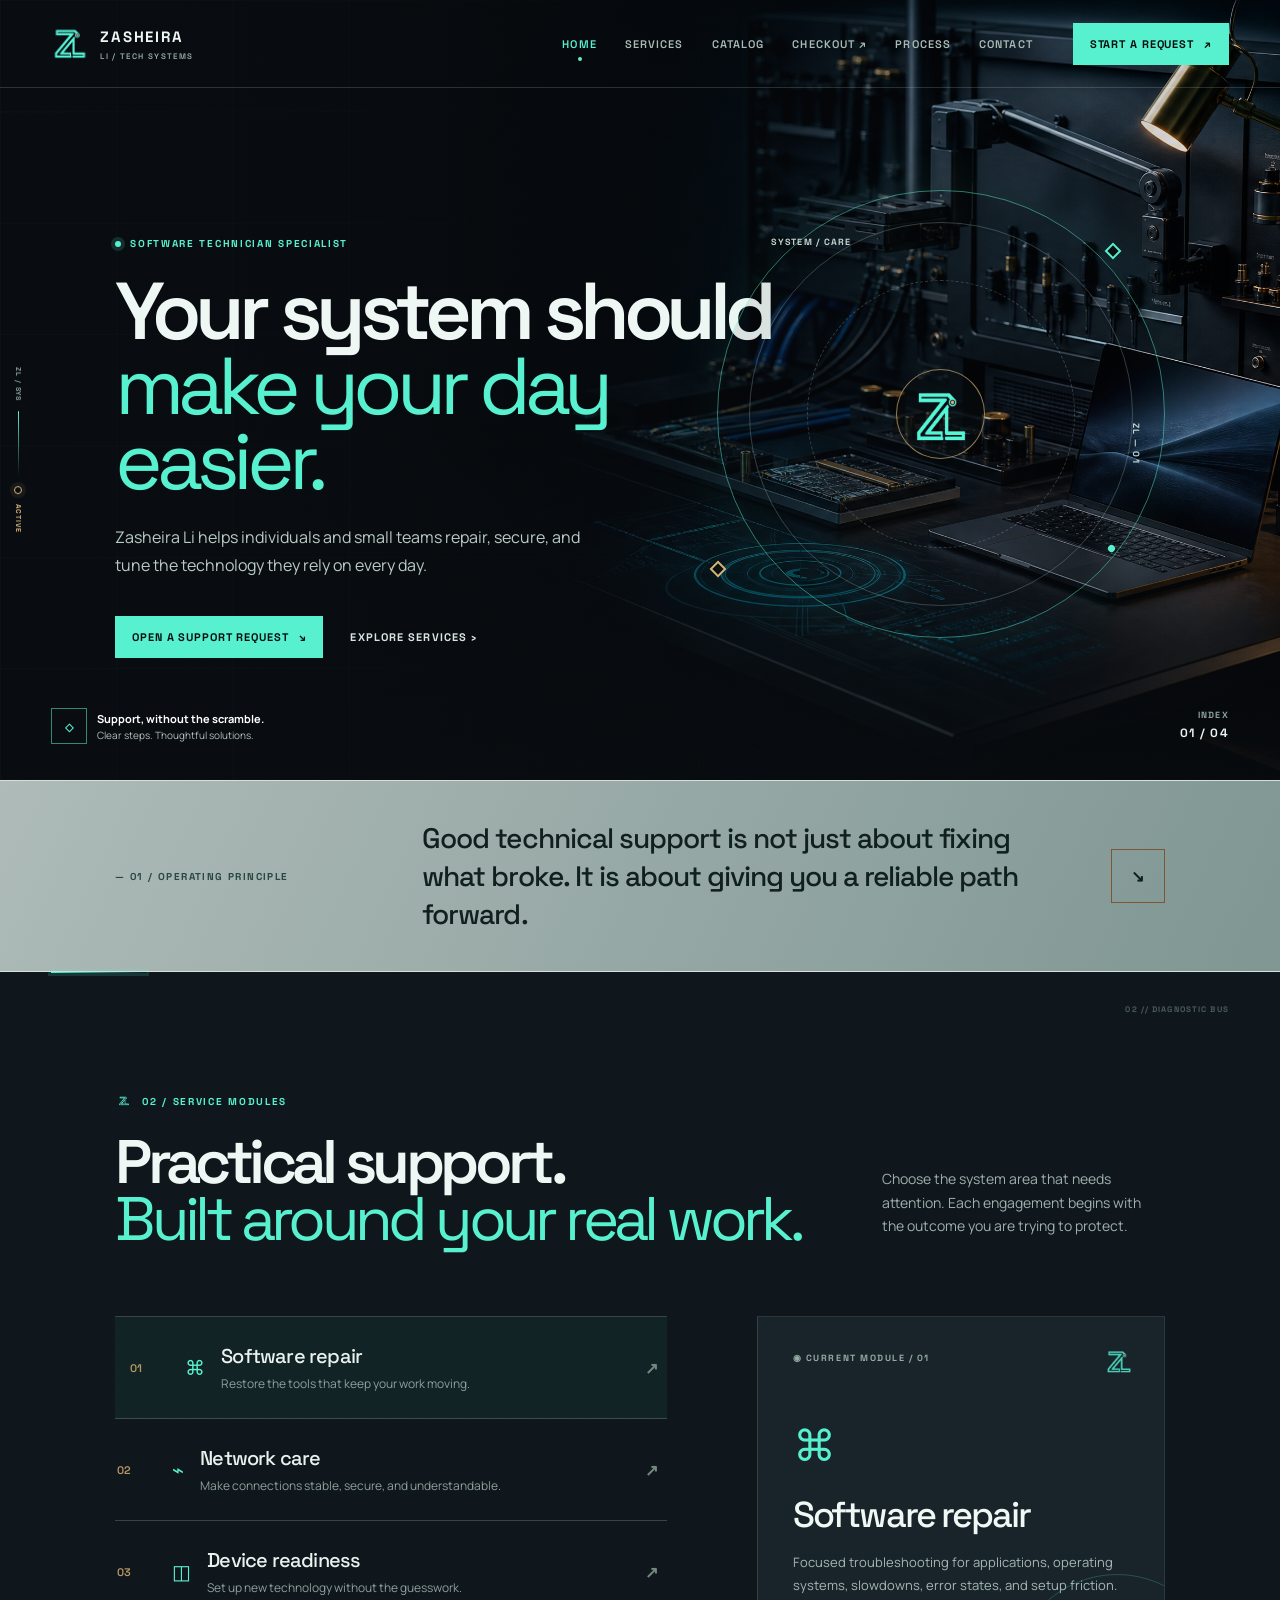
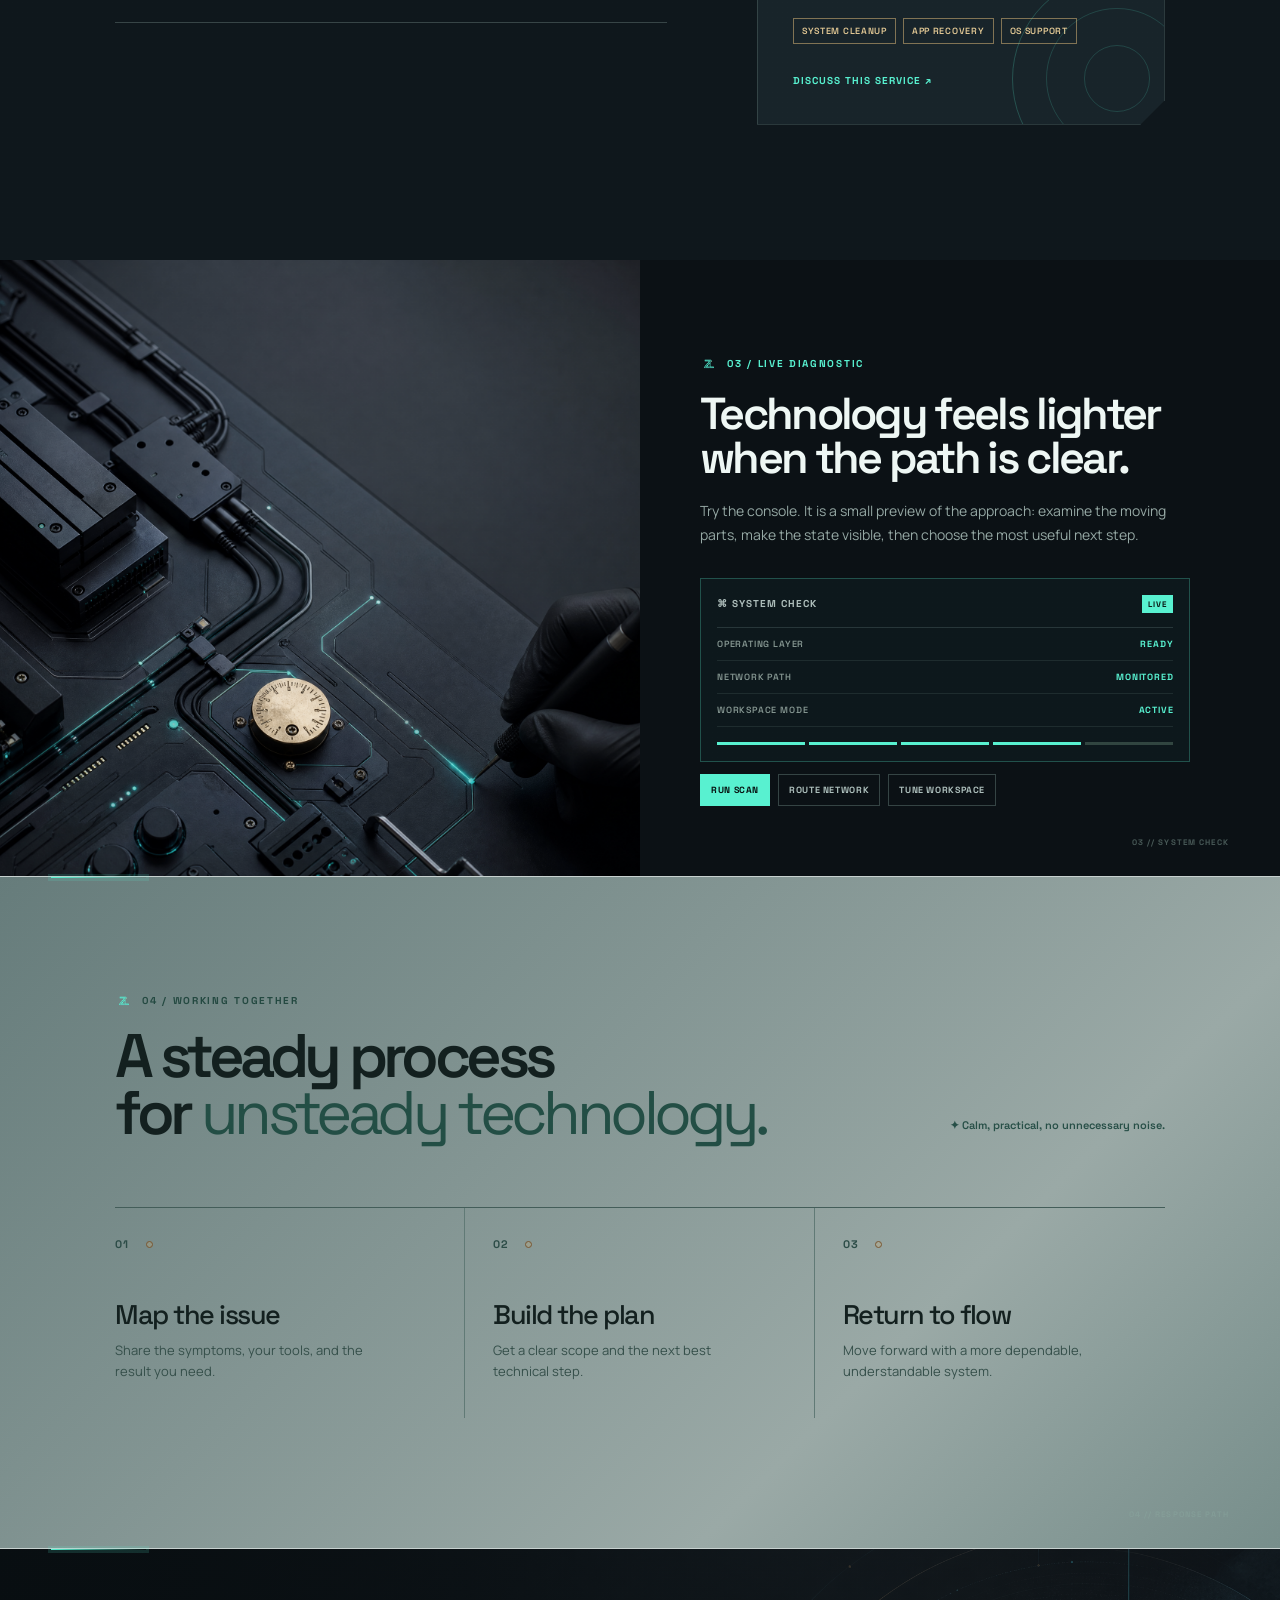
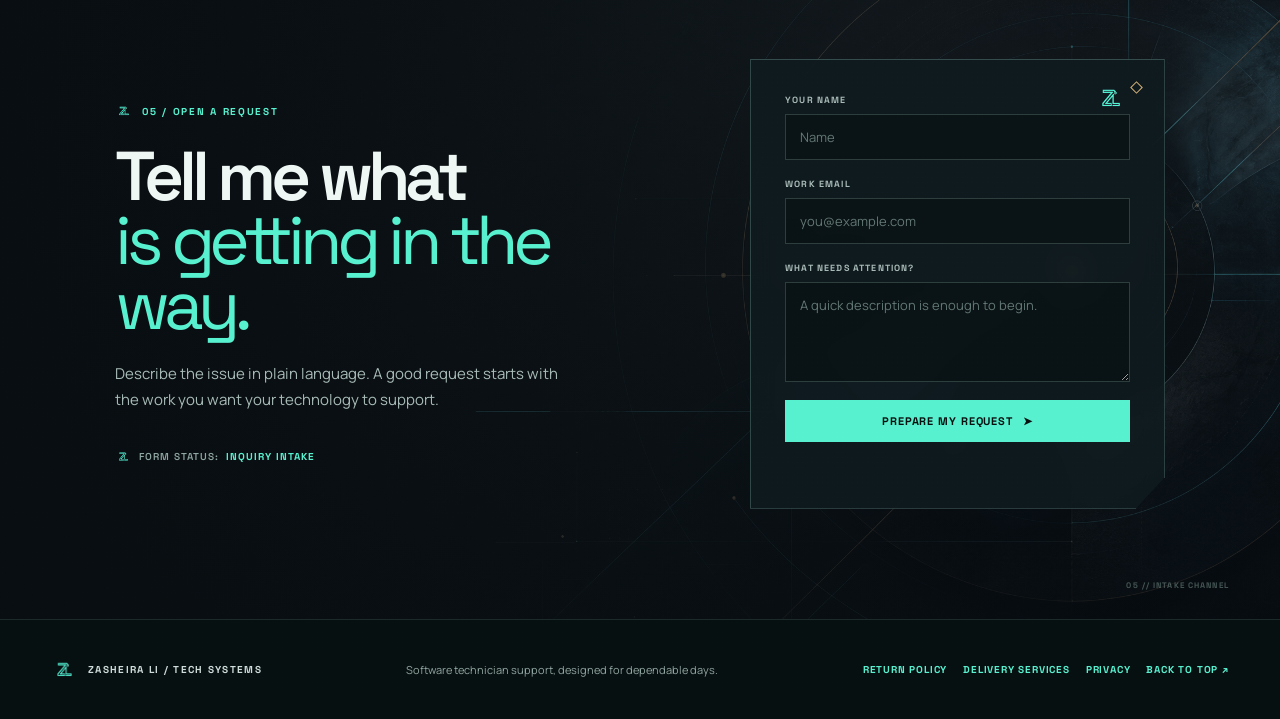
<file: index.html>
<!doctype html>
<html lang="en">

<head>
    <meta name="facebook-domain-verification" content="0y6fnz757jll75hfnegl5lx7cmwilo" />

    <meta charset="UTF-8" />
    <meta name="viewport" content="width=device-width, initial-scale=1.0" />
    <meta name="description" content="Software technician support by Zasheira Li." />
    <title>Zasheira Li | Software Technician Specialist</title>

    <link rel="icon" type="image/png" href="images/zl-logo.png" />
    <link rel="preconnect" href="https://fonts.googleapis.com" />
    <link rel="preconnect" href="https://fonts.gstatic.com" crossorigin />
    <link
        href="https://fonts.googleapis.com/css2?family=Manrope:wght@400;500;600;700&family=Space+Grotesk:wght@400;500;600;700&display=swap"
        rel="stylesheet" />
    <link rel="stylesheet" href="styles.css" />


    <!-- Social Preview Image -->
<meta property="og:title" content="Zasheira Li | Software Technician Specialist" />
<meta property="og:description" content="Software technician support by Zasheira Li." />
<meta property="og:image" content="https://zasheirali.tech/images/zl-logo.png" />
<meta property="og:url" content="https://zasheirali.tech" />
<meta property="og:type" content="website" />

<!-- Twitter Preview -->
<meta name="twitter:card" content="summary_large_image" />
<meta name="twitter:title" content="Zasheira Li | Software Technician Specialist" />
<meta name="twitter:description" content="Software technician support by Zasheira Li." />
<meta name="twitter:image" content="https://zasheirali.tech/images/zl-logo.png" />


<!-- Meta Pixel Code -->
<script>
!function(f,b,e,v,n,t,s)
{if(f.fbq)return;n=f.fbq=function(){n.callMethod?
n.callMethod.apply(n,arguments):n.queue.push(arguments)};
if(!f._fbq)f._fbq=n;n.push=n;n.loaded=!0;n.version='2.0';
n.queue=[];t=b.createElement(e);t.async=!0;
t.src=v;s=b.getElementsByTagName(e)[0];
s.parentNode.insertBefore(t,s)}(window, document,'script',
'https://connect.facebook.net/en_US/fbevents.js');
fbq('init', '1615574453463263');
fbq('track', 'PageView');
</script>
<noscript><img height="1" width="1" style="display:none"
src="https://www.facebook.com/tr?id=1615574453463263&ev=PageView&noscript=1"
/></noscript>
<!-- End Meta Pixel Code -->


</head>

<body>
    <main class="site-shell" id="top">
        <div class="ambient-noise" aria-hidden="true"></div>

        <aside class="system-rail" aria-hidden="true">
            <span>ZL / SYS</span>
            <i></i>
            <b></b>
            <span>ACTIVE</span>
        </aside>

        <!-- Header -------------------------------------------------------- -->
        <header class="site-header">
            <a href="#top" class="brand" aria-label="Return to top">
                <img src="images/zl-logo.png" alt="ZL logo" />
                <span>
                    <strong>ZASHEIRA</strong>
                    <small>LI / TECH SYSTEMS</small>
                </span>
            </a>

            <nav class="desktop-nav" aria-label="Primary navigation">
                <a href="#top" class="active">Home</a>
                <a href="#services">Services</a>
                <a href="catalog.html">Catalog</a>
                <a href="checkout.html">Checkout ↗</a>
                <a href="#process">Process</a>
                <a href="#contact">Contact</a>
            </nav>

            <a href="#contact" class="header-cta">Start a request <b>↗</b></a>
            <button class="menu-button" aria-label="Toggle menu" aria-expanded="false">☰</button>
        </header>

        <nav class="mobile-nav" aria-label="Mobile navigation">
            <a href="#top">Home</a>
            <a href="#services">Services</a>
            <a href="catalog.html">Catalog</a>
            <a href="checkout.html">Checkout ↗</a>
            <a href="#process">Process</a>
            <a href="#contact">Contact</a>
        </nav>

        <!-- Hero ---------------------------------------------------------- -->
        <section class="hero-section" id="hero">
            <div class="hero-visual">
                <img src="images/hero-console.jpg"
                    alt="Futuristic software diagnostic workspace" />
                <div></div>
            </div>
            <div class="hero-grid" aria-hidden="true"></div>

            <div class="hero-copy">
                <div class="eyebrow"><i></i>Software technician specialist</div>
                <h1>Your system should <em>make your day easier.</em></h1>
                <p>Zasheira Li helps individuals and small teams repair, secure, and tune the technology they rely on
                    every day.</p>
                <div class="hero-actions">
                    <a href="#contact" class="signal-button">Open a support request <b>↘</b></a>
                    <a href="#services" class="text-button">Explore services <b>›</b></a>
                </div>
            </div>

            <div class="hero-ring" aria-hidden="true">
                <span class="label-top">SYSTEM / CARE</span>
                <span class="label-right">ZL — 01</span>
                <div class="ring-core">
                    <img src="images/zl-logo.png" alt="" />
                </div>
                <i class="tick one"></i>
                <i class="tick two"></i>
                <i class="tick three"></i>
            </div>

            <div class="hero-status">
                <b>◇</b>
                <span>
                    <strong>Support, without the scramble.</strong>
                    <small>Clear steps. Thoughtful solutions.</small>
                </span>
            </div>
            <div class="hero-index"><span>INDEX</span><strong>01 / 04</strong></div>
        </section>

        <!-- Principle strip ------------------------------------------------ -->
        <section class="intro-strip">
            <span>— 01 / OPERATING PRINCIPLE</span>
            <p>Good technical support is not just about fixing what broke. It is about giving you a reliable path
                forward.</p>
            <img class="strip-logo" src="images/zl-logo.png" alt="ZL logo" />
            <b>↘</b>
        </section>

        <!-- Service modules ------------------------------------------------ -->
        <section id="services" class="services-section">
            <div class="section-rule"></div>
            <span class="section-code">02 // DIAGNOSTIC BUS</span>

            <div class="section-intro">
                <div>
                    <span class="section-kicker"><img src="images/zl-logo.png"
                            alt="" />02 / SERVICE MODULES</span>
                    <h2>Practical support.<br /><em>Built around your real work.</em></h2>
                </div>
                <p>Choose the system area that needs attention. Each engagement begins with the outcome you are trying
                    to protect.</p>
            </div>

            <div class="service-layout">
                <div class="service-list" role="tablist">
                    <button class="service-tab selected" data-service="0" role="tab" aria-selected="true">
                        <span>01</span><strong>⌘ <i>Software repair<small>Restore the tools that keep your work
                                    moving.</small></i></strong><b>↗</b>
                    </button>
                    <button class="service-tab" data-service="1" role="tab" aria-selected="false">
                        <span>02</span><strong>⌁ <i>Network care<small>Make connections stable, secure, and
                                    understandable.</small></i></strong><b>↗</b>
                    </button>
                    <button class="service-tab" data-service="2" role="tab" aria-selected="false">
                        <span>03</span><strong>◫ <i>Device readiness<small>Set up new technology without the
                                    guesswork.</small></i></strong><b>↗</b>
                    </button>
                </div>

                <article class="service-focus" role="tabpanel">
                    <img class="focus-logo" src="images/zl-logo.png" alt="ZL logo" />
                    <span class="focus-status">◉ CURRENT MODULE / 01</span>
                    <b class="focus-icon">⌘</b>
                    <h3>Software repair</h3>
                    <p>Focused troubleshooting for applications, operating systems, slowdowns, error states, and setup
                        friction.</p>
                    <div class="focus-tags"><span>System cleanup</span><span>App recovery</span><span>OS support</span>
                    </div>
                    <a href="#contact">Discuss this service ↗</a>
                    <div class="focus-decoration"><i></i><i></i><i></i></div>
                </article>
            </div>
        </section>

        <!-- Live diagnostic ------------------------------------------------ -->
        <section class="diagnostic-section">
            <span class="section-code bottom">03 // SYSTEM CHECK</span>
            <div class="diagnostic-image">
                <img src="images/diagnostic-detail.jpg"
                    alt="Diagnostic hardware at a technology workbench" />
            </div>

            <div class="diagnostic-console">
                <span class="section-kicker"><img src="images/zl-logo.png" alt="" />03 /
                    LIVE DIAGNOSTIC</span>
                <h2>Technology feels lighter when the path is clear.</h2>
                <p>Try the console. It is a small preview of the approach: examine the moving parts, make the state
                    visible, then choose the most useful next step.</p>

                <div class="console-screen">
                    <div><strong>⌘ SYSTEM CHECK</strong><b>LIVE</b></div>
                    <p><span>OPERATING LAYER</span><strong data-status="operating">READY</strong></p>
                    <p><span>NETWORK PATH</span><strong data-status="network">MONITORED</strong></p>
                    <p><span>WORKSPACE MODE</span><strong data-status="workspace">ACTIVE</strong></p>
                    <section><i></i><i></i><i></i><i></i><i></i></section>
                </div>

                <div class="console-controls">
                    <button data-mode="scan" class="active-control">Run scan</button>
                    <button data-mode="network">Route network</button>
                    <button data-mode="workspace">Tune workspace</button>
                </div>
            </div>
        </section>

        <!-- Process ------------------------------------------------------- -->
        <section class="process-section" id="process">
            <div class="section-rule"></div>
            <span class="section-code bottom">04 // RESPONSE PATH</span>

            <div class="process-head">
                <div>
                    <span class="section-kicker"><img src="images/zl-logo.png"
                            alt="" />04 / WORKING TOGETHER</span>
                    <h2>A steady process<br />for <em>unsteady technology.</em></h2>
                </div>
                <p>✦ Calm, practical, no unnecessary noise.</p>
            </div>

            <div class="process-rail">
                <article><span>01 <i></i></span>
                    <h3>Map the issue</h3>
                    <p>Share the symptoms, your tools, and the result you need.</p>
                </article>
                <article><span>02 <i></i></span>
                    <h3>Build the plan</h3>
                    <p>Get a clear scope and the next best technical step.</p>
                </article>
                <article><span>03 <i></i></span>
                    <h3>Return to flow</h3>
                    <p>Move forward with a more dependable, understandable system.</p>
                </article>
            </div>
        </section>

        <!-- Contact ------------------------------------------------------- -->
        <section id="contact" class="contact-section">
            <div class="section-rule"></div>
            <span class="section-code bottom">05 // INTAKE CHANNEL</span>
            <img class="contact-bg" src="images/signal-architecture.jpg" alt="" />
            <div class="contact-shade"></div>

            <div class="contact-copy">
                <span class="section-kicker"><img src="images/zl-logo.png" alt="" />05 /
                    OPEN A REQUEST</span>
                <h2>Tell me what<br /><em>is getting in the way.</em></h2>
                <p>Describe the issue in plain language. A good request starts with the work you want your technology to
                    support.</p>
                <small><img src="images/zl-logo.png" alt="" /> FORM STATUS: <b>INQUIRY
                        INTAKE</b></small>
            </div>

            <form action="https://api.web3forms.com/submit" method="Post" class="contact-form" novalidate>
                <input type="hidden" name="access_key" value="43fbd045-562e-41dc-9296-000129bf1708"> 
                <img class="form-logo" src="images/zl-logo.png" alt="ZL logo" />
                <label>Your name<input name="name" placeholder="Name" /></label>
                <label>Work email<input name="email" type="email" placeholder="you@example.com" /></label>
                <label>What needs attention?<textarea name="help" rows="4"
                        placeholder="A quick description is enough to begin."></textarea></label>
                <button class="signal-button" type="submit">Prepare my request <b>➤</b></button>
                <p class="form-message" aria-live="polite"></p>
            </form>
        </section>

        <!-- Footer -------------------------------------------------------- -->
        <footer>
            <div><img src="images/zl-logo.png" alt="ZL logo" /> ZASHEIRA LI / TECH
                SYSTEMS</div>
            <p>Software technician support, designed for dependable days.</p>
            <div class="footer-links"><a href="return-policy.html">Return policy</a><a href="delivery-services.html">Delivery services</a><a href="privacy.html">Privacy</a><a href="#top">Back to top ↗</a></div>
        </footer>
    </main>

    <script src="script.js"></script>
</body>

</html>
</file>
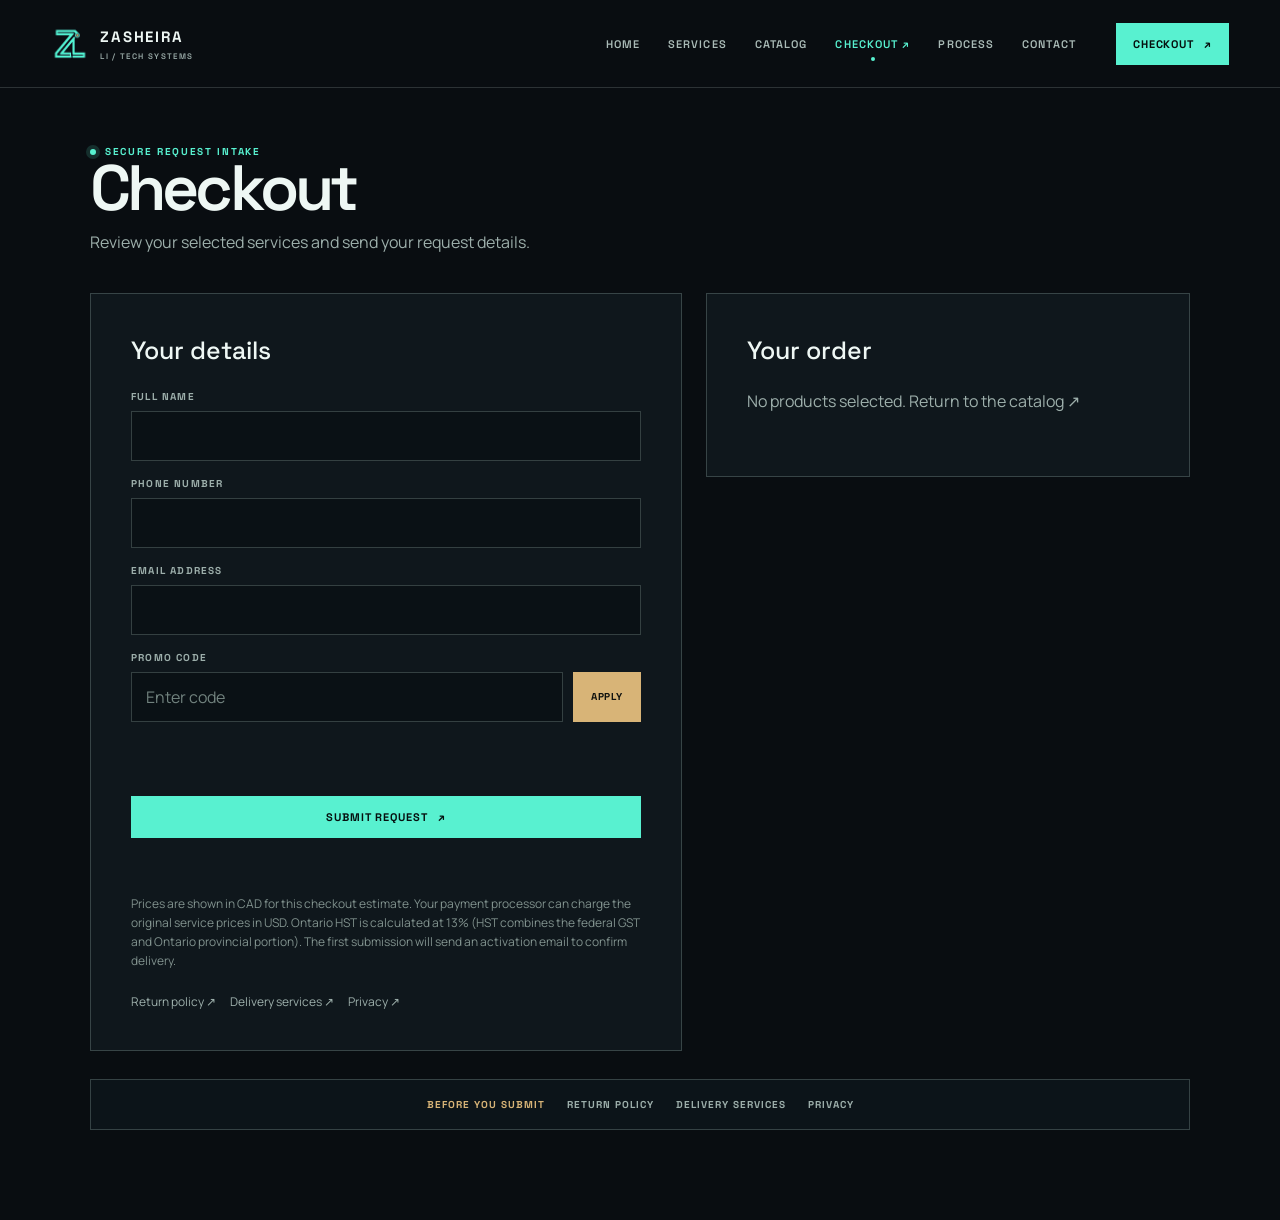
<file: checkout.html>
<!doctype html>
<html lang="en">
<head>
  <meta charset="UTF-8" />
  <meta name="viewport" content="width=device-width, initial-scale=1.0" />
  <meta name="description" content="Checkout for Zasheira Li technical support services." />
  <meta name="theme-color" content="#090d11" />
  <link rel="icon" type="image/png" href="images/zl-logo.png" />
  <link rel="preconnect" href="https://fonts.googleapis.com" />
  <link rel="preconnect" href="https://fonts.gstatic.com" crossorigin />
  <link href="https://fonts.googleapis.com/css2?family=Manrope:wght@400;500;600;700&family=Space+Grotesk:wght@400;500;600;700&display=swap" rel="stylesheet" />
  <link rel="stylesheet" href="styles.css" />
  <title>Checkout | Zasheira Li</title>
  <!-- Meta Pixel Code -->
  <script>!function(f,b,e,v,n,t,s){if(f.fbq)return;n=f.fbq=function(){n.callMethod?n.callMethod.apply(n,arguments):n.queue.push(arguments)};if(!f._fbq)f._fbq=n;n.push=n;n.loaded=!0;n.version='2.0';n.queue=[];t=b.createElement(e);t.async=!0;t.src=v;s=b.getElementsByTagName(e)[0];s.parentNode.insertBefore(t,s)}(window,document,'script','https://connect.facebook.net/en_US/fbevents.js');fbq('init','1615574453463263');fbq('track','PageView');</script>
  <noscript><img height="1" width="1" style="display:none" src="https://www.facebook.com/tr?id=1615574453463263&ev=PageView&noscript=1" /></noscript>
  <!-- End Meta Pixel Code -->
  <style>
    .checkout-page { min-height: 100vh; padding: 145px 25px 90px; }
    .checkout-wrap { max-width: 1100px; margin: 0 auto; }
    .checkout-wrap h1 { margin: 0 0 12px; font: 600 clamp(42px, 5vw, 76px)/.95 var(--heading); letter-spacing: -.06em; }
    .checkout-intro { color: var(--muted); margin: 0 0 40px; }
    .checkout-grid { display: grid; grid-template-columns: minmax(0, 1.1fr) minmax(320px, .9fr); gap: 24px; align-items: start; }
    .checkout-card { padding: clamp(24px, 4vw, 40px); border: 1px solid var(--line); background: var(--panel); }
    .checkout-card h2 { margin: 0 0 24px; color: var(--text); font: 500 25px var(--heading); }
    .field { display: grid; gap: 8px; margin: 16px 0; }
    .field label { color: var(--muted); font: 700 10px var(--heading); letter-spacing: .12em; text-transform: uppercase; }
    .field input { width: 100%; padding: 13px 14px; border: 1px solid var(--line); border-radius: 0; background: #0a1115; color: var(--text); }
    .field input::placeholder { color: #71827e; }
    .promo-row { display: flex; gap: 10px; }
    .promo-row input { flex: 1; }
    .promo-row button { padding: 0 18px; border: 0; background: var(--brass); color: #10120f; font: 700 10px var(--heading); letter-spacing: .08em; text-transform: uppercase; }
    .promo-message { min-height: 20px; margin: 8px 0 0; color: var(--aqua); font-size: 12px; }
    .order-list { margin-bottom: 24px; }
    .order-item { padding: 15px 0; border-bottom: 1px solid var(--line); }
    .order-item strong { display: block; color: var(--text); font-family: var(--heading); }
    .order-item span { display: block; margin-top: 5px; color: var(--muted); font-size: 13px; }
    .summary-line { display: flex; justify-content: space-between; gap: 16px; padding: 8px 0; color: var(--muted); }
    .summary-line.discount { color: var(--aqua); }
    .summary-line.total { margin-top: 10px; padding-top: 16px; border-top: 1px solid var(--line); color: var(--text); font: 700 21px var(--heading); }
    .currency-note { margin: 20px 0 0; color: #81928e; font-size: 12px; line-height: 1.6; }
    .checkout-submit { width: 100%; margin-top: 22px; }
    .submit-status { min-height: 22px; margin: 14px 0 0; color: var(--aqua); font-size: 13px; line-height: 1.5; }
    .empty-state { color: var(--muted); }
    .order-item { position: relative; padding-right: 92px; }
    .remove-item { position: absolute; top: 17px; right: 0; border: 1px solid var(--line); padding: 7px 9px; background: transparent; color: var(--muted); font: 700 9px var(--heading); letter-spacing: .08em; text-transform: uppercase; }
    .remove-item:hover { border-color: var(--aqua); color: var(--aqua); }
    .checkout-links { display: flex; flex-wrap: wrap; gap: 14px; margin-top: 22px; color: var(--muted); font-size: 12px; }
    .checkout-links a:hover { color: var(--aqua); }
    .site-header { position: fixed; }
    @media (max-width: 780px) { .checkout-page { padding-top: 110px; } .checkout-grid { grid-template-columns: 1fr; } }
  </style>
</head>
<body>
<main class="site-shell checkout-page" id="top">
  <header class="site-header">
    <a href="index.html#top" class="brand" aria-label="Return to homepage"><img src="images/zl-logo.png" alt="ZL logo" /><span><strong>ZASHEIRA</strong><small>LI / TECH SYSTEMS</small></span></a>
    <nav class="desktop-nav" aria-label="Primary navigation"><a href="index.html#top">Home</a><a href="index.html#services">Services</a><a href="catalog.html">Catalog</a><a href="checkout.html" class="active" aria-current="page">Checkout ↗</a><a href="index.html#process">Process</a><a href="index.html#contact">Contact</a></nav>
    <a href="checkout.html" class="header-cta">Checkout <b>↗</b></a><button class="menu-button" aria-label="Toggle menu" aria-expanded="false">☰</button>
  </header>
  <nav class="mobile-nav" aria-label="Mobile navigation"><a href="index.html#top">Home</a><a href="index.html#services">Services</a><a href="catalog.html">Catalog</a><a href="checkout.html">Checkout ↗</a><a href="index.html#process">Process</a><a href="index.html#contact">Contact</a></nav>
  <div class="checkout-wrap">
    <div class="eyebrow"><i></i>Secure request intake</div>
    <h1>Checkout</h1>
    <p class="checkout-intro">Review your selected services and send your request details.</p>
    <div class="checkout-grid">
      <section class="checkout-card" aria-labelledby="customer-heading">
        <h2 id="customer-heading">Your details</h2>
        <form id="checkoutForm" action="https://formsubmit.co/ajax/zasheirali@gmail.com" method="POST">
          <input type="hidden" name="_subject" value="New Zasheira Li service request" />
          <input type="hidden" name="_template" value="table" />
          <input type="hidden" name="_replyto" id="replyTo" />
          <input type="hidden" name="order_summary" id="orderSummary" />
          <div class="field"><label for="name">Full name</label><input id="name" name="name" autocomplete="name" required /></div>
          <div class="field"><label for="phone">Phone number</label><input id="phone" name="phone" type="tel" autocomplete="tel" required /></div>
          <div class="field"><label for="email">Email address</label><input id="email" name="email" type="email" autocomplete="email" required /></div>
          <div class="field"><label for="promoCode">Promo code</label><div class="promo-row"><input id="promoCode" name="promoCode" placeholder="Enter code" autocomplete="off" /><button type="button" id="applyPromo">Apply</button></div><p class="promo-message" id="promoMessage" role="status"></p></div>
          <button class="signal-button checkout-submit" type="submit">Submit request <span aria-hidden="true">↗</span></button>
          <p class="submit-status" id="submitStatus" role="status" aria-live="polite"></p>
          <p class="currency-note">Prices are shown in CAD for this checkout estimate. Your payment processor can charge the original service prices in USD. Ontario HST is calculated at 13% (HST combines the federal GST and Ontario provincial portion). The first submission will send an activation email to confirm delivery.</p>
        </form>
        <div class="checkout-links"><a href="return-policy.html" target="_blank" rel="noopener">Return policy ↗</a><a href="delivery-services.html" target="_blank" rel="noopener">Delivery services ↗</a><a href="privacy.html" target="_blank" rel="noopener">Privacy ↗</a></div>
      </section>
      <aside class="checkout-card" aria-labelledby="order-heading"><h2 id="order-heading">Your order</h2><div id="orderList" class="order-list"></div><div id="summary"></div></aside>
    </div>
    <nav class="checkout-policy-bar" aria-label="Checkout policies">
      <span>Before you submit</span>
      <a href="return-policy.html" target="_blank" rel="noopener">Return policy</a>
      <a href="delivery-services.html" target="_blank" rel="noopener">Delivery services</a>
      <a href="privacy.html" target="_blank" rel="noopener">Privacy</a>
    </nav>
  </div>
</main>
<script>
const PRODUCTS = {
  xnjmu9wic1: ['Device Diagnostics & Troubleshooting — Advanced',40], v94hzffkny: ['Network Optimization & Speed Boost — Advanced',50], '00joeh0fnc': ['API Hosting & Deployment Setup',60], '1380lvy91c': ['System Optimization & Tuning — Advanced',50], ehwzdm2zh4: ['Virus Removal & Security Hardening — Advanced',60], naua2pe2ii: ['Computer Skills Coaching (1 Hour) — Advanced',40], a15wwf48jq: ['Computer Skills Training (1 Hour) — Basic',25], dx0pf5902o: ['Printer & Device Configuration — Advanced',35], k1e1ulsexj: ['OS Installation (Windows, macOS, Linux) — Advanced',80], '3sht7bsr4m': ['OS Installation / Reset — Windows Only (Basic)',50], rqncj638mu: ['Smart Home Device Setup',50], '3rjtwimbb5': ['Data Backup Service — Basic',40], z762sk9jgi: ['Device Diagnostics — Basic',25], dl2x96mtjd: ['Cloud Storage Setup',35], s28yiaetb5: ['System Speed Boost — Basic',30], nwjolmwzk6: ['Data Recovery Service — Advanced',100], hl7fhi24q0: ['Software Installation & Configuration',20], '7ga4e0266z': ['Monthly Tech Support Subscription',30], kvgzs4omg3: ['Password Manager Setup & Security Upgrade',30], h5icwvdxmz: ['Wi-Fi & Network Setup — Basic',35], dmfx98sbpz: ['Email Setup — Basic',15], '3ysmifde7g': ['Device Diagnostics — Full Diagnostic',60], '1r7i6bvk00': ['Virus & Malware Removal — Basic',40], gfk0090qs2: ['Email Security & Multi-Device Sync — Advanced',25], gm0lkppjg2: ['Printer Setup — Basic',20]
};
const USD_TO_CAD = 1.38;
const HST_RATE = 0.13;
let promoApplied = false;
const money = value => new Intl.NumberFormat('en-CA',{style:'currency',currency:'CAD'}).format(value);
const CART_KEY = 'zasheiraCart';
function readCart(){ try { return JSON.parse(sessionStorage.getItem(CART_KEY) || '[]'); } catch { return []; } }
function writeCart(cart){ sessionStorage.setItem(CART_KEY, JSON.stringify(cart)); }
try { localStorage.removeItem(CART_KEY); } catch {}
function selectedItems(){
  let cart = readCart();
  if(!cart.length){
    const raw = new URLSearchParams(location.search).get('products');
    const entries = raw ? raw.split(',') : [];
    cart = entries.map(entry => { const [id, quantity] = entry.split(':'); return {id, qty:Math.max(1,parseInt(quantity,10)||1)}; }).filter(item => PRODUCTS[item.id]);
    if(cart.length) writeCart(cart);
  }
  return cart.map(item => { const product = PRODUCTS[item.id]; return product ? {id:item.id, name:product[0], usd:product[1], qty:Math.max(1, parseInt(item.qty,10)||1)} : null; }).filter(Boolean);
}
function render(){ const items=selectedItems(); const list=document.getElementById('orderList'); const summary=document.getElementById('summary'); if(!items.length){ list.innerHTML='<p class="empty-state">No products selected. <a href="catalog.html">Return to the catalog ↗</a></p>'; summary.innerHTML=''; return; } let subtotal=0; list.innerHTML=items.map(item=>{const line=item.usd*item.qty*USD_TO_CAD; subtotal+=line; return `<div class="order-item"><strong>${item.name}</strong><span>${item.qty} × ${money(item.usd*USD_TO_CAD)} = ${money(line)}</span><button type="button" class="remove-item" data-remove-id="${item.id}" aria-label="Remove ${item.name}">Remove</button></div>`;}).join(''); const discount=promoApplied?subtotal*.10:0; const taxable=subtotal-discount; const hst=taxable*HST_RATE; const total=taxable+hst; summary.innerHTML=`<div class="summary-line"><span>Subtotal</span><strong>${money(subtotal)}</strong></div>${promoApplied?`<div class="summary-line discount"><span>Zasheira promo (10%)</span><strong>−${money(discount)}</strong></div>`:''}<div class="summary-line"><span>Ontario HST (13%)</span><strong>${money(hst)}</strong></div><div class="summary-line total"><span>Total (CAD)</span><strong>${money(total)}</strong></div>`; }
document.getElementById('applyPromo').addEventListener('click',()=>{const input=document.getElementById('promoCode'); const message=document.getElementById('promoMessage'); if(input.value.trim().toLowerCase()==='zasheira'){promoApplied=true; message.textContent='Promo code applied: 10% off.';} else {promoApplied=false; message.textContent=input.value.trim()?'That promo code is not valid.':'Enter a promo code to apply it.';} render();});
document.getElementById('orderList').addEventListener('click', event=>{ const button=event.target.closest('[data-remove-id]'); if(!button) return; const next=readCart().filter(item=>item.id!==button.dataset.removeId); writeCart(next); render(); });
document.getElementById('checkoutForm').addEventListener('submit',async event=>{event.preventDefault(); const form=event.currentTarget; const status=document.getElementById('submitStatus'); const button=form.querySelector('button[type="submit"]'); if(!selectedItems().length){status.textContent='Please select a service from the catalog first.'; return;} const items=selectedItems(); let subtotal=0; const lines=items.map(item=>{const line=item.usd*item.qty*USD_TO_CAD; subtotal+=line; return `${item.name} — ${item.qty} × ${money(item.usd*USD_TO_CAD)} = ${money(line)}`;}); const discount=promoApplied?subtotal*.10:0; const hst=(subtotal-discount)*HST_RATE; const total=subtotal-discount+hst; document.getElementById('replyTo').value=document.getElementById('email').value; document.getElementById('orderSummary').value=`${lines.join(' | ')} | Subtotal: ${money(subtotal)} | Discount: ${money(discount)} | Ontario HST: ${money(hst)} | Total: ${money(total)}`; button.disabled=true; button.textContent='Sending…'; status.textContent='Sending your request…'; try {const response=await fetch(form.action,{method:'POST',body:new FormData(form),headers:{Accept:'application/json'}}); const result=await response.json(); if(!response.ok || result.success===false) throw new Error(result.message||'Unable to send'); status.textContent='Thank you — your request was sent successfully. Zasheira Li will follow up by email.'; form.reset(); sessionStorage.removeItem(CART_KEY); render();} catch(error) {status.textContent='The request could not be sent. Please try again or email zasheirali@gmail.com directly.';} finally {button.disabled=false; button.innerHTML='Submit request <span aria-hidden="true">↗</span>';}});
const menuButton=document.querySelector('.menu-button'); const mobileNav=document.querySelector('.mobile-nav'); menuButton?.addEventListener('click',()=>{const open=mobileNav.classList.toggle('open');menuButton.setAttribute('aria-expanded',String(open));menuButton.textContent=open?'×':'☰';}); mobileNav?.querySelectorAll('a').forEach(link=>link.addEventListener('click',()=>{mobileNav.classList.remove('open');menuButton.setAttribute('aria-expanded','false');menuButton.textContent='☰';})); render();
</script>
</body>
</html>
</file>
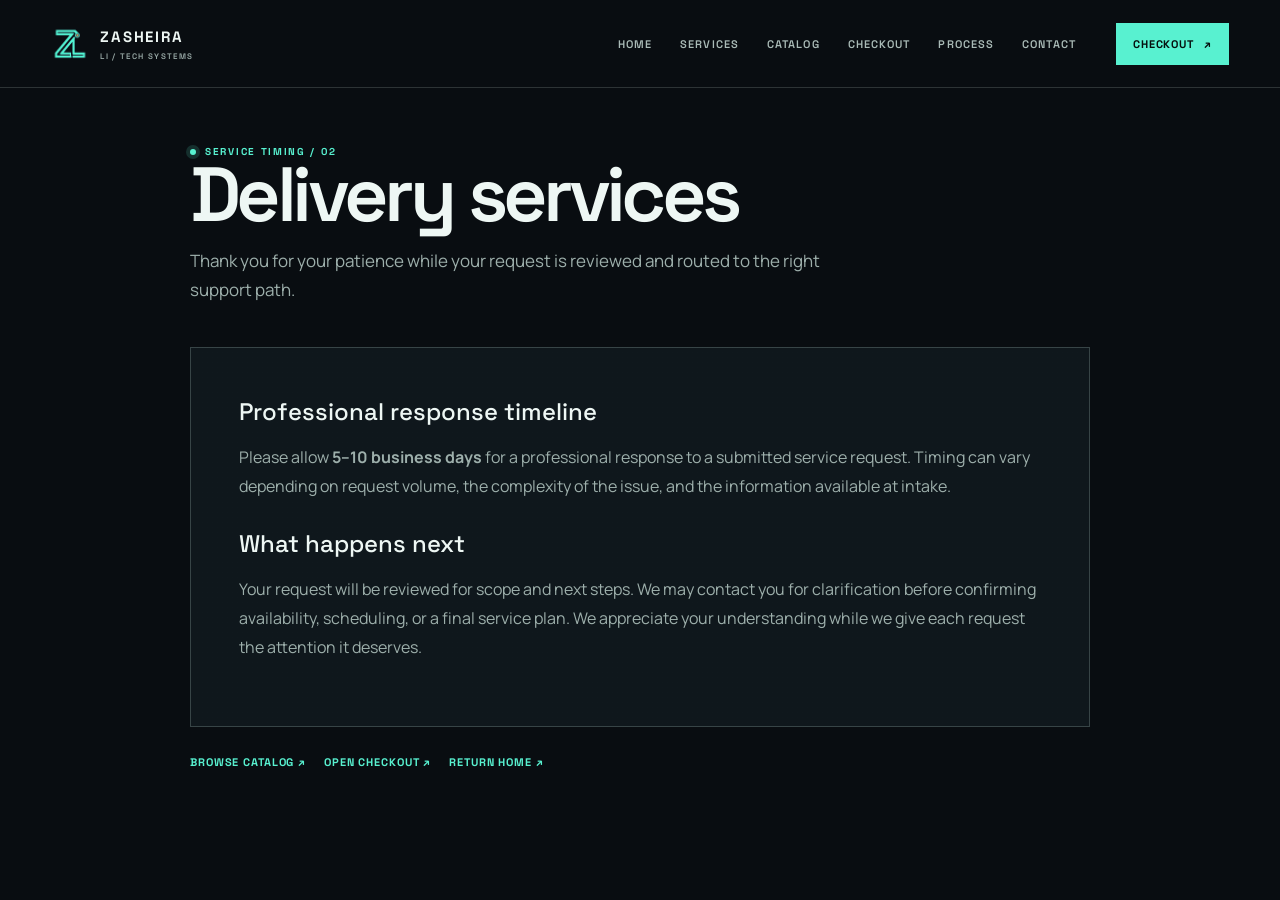
<file: delivery-services.html>
<!doctype html>
<html lang="en">
<head>
<meta charset="UTF-8"><meta name="viewport" content="width=device-width, initial-scale=1.0"><meta name="description" content="Understand the response timeline for Zasheira Li professional technical support services."><meta name="theme-color" content="#090d11"><link rel="icon" type="image/png" href="images/zl-logo.png"><link rel="preconnect" href="https://fonts.googleapis.com"><link rel="preconnect" href="https://fonts.gstatic.com" crossorigin><link href="https://fonts.googleapis.com/css2?family=Manrope:wght@400;500;600;700&family=Space+Grotesk:wght@400;500;600;700&display=swap" rel="stylesheet"><link rel="stylesheet" href="styles.css"><title>Delivery services | Zasheira Li</title><style>
.info-page{min-height:100vh;padding:145px 25px 90px}.info-wrap{max-width:900px;margin:0 auto}.info-wrap h1{margin:0 0 16px;font:600 clamp(42px,6vw,78px)/.95 var(--heading);letter-spacing:-.06em}.info-intro{max-width:680px;margin:0 0 42px;color:var(--muted);font-size:17px;line-height:1.7}.info-card{padding:clamp(24px,5vw,48px);border:1px solid var(--line);background:var(--panel)}.info-card h2{margin:28px 0 10px;color:var(--text);font:500 24px var(--heading)}.info-card h2:first-child{margin-top:0}.info-card p,.info-card li{color:var(--muted);line-height:1.8}.info-card ul{padding-left:20px}.info-footer{display:flex;flex-wrap:wrap;gap:18px;margin-top:28px;color:var(--aqua);font:700 11px var(--heading);letter-spacing:.08em;text-transform:uppercase}@media(max-width:780px){.info-page{padding-top:110px}}</style>
</head>
<body><main class="site-shell info-page" id="top"><div class="ambient-noise" aria-hidden="true"></div><header class="site-header"><a href="index.html#top" class="brand" aria-label="Return to homepage"><img src="images/zl-logo.png" alt="ZL logo"><span><strong>ZASHEIRA</strong><small>LI / TECH SYSTEMS</small></span></a><nav class="desktop-nav" aria-label="Primary navigation"><a href="index.html#top">Home</a><a href="index.html#services">Services</a><a href="catalog.html">Catalog</a><a href="checkout.html">Checkout</a><a href="index.html#process">Process</a><a href="index.html#contact">Contact</a></nav><a href="checkout.html" class="header-cta">Checkout <b>↗</b></a><button class="menu-button" aria-label="Toggle menu" aria-expanded="false">☰</button></header><nav class="mobile-nav" aria-label="Mobile navigation"><a href="index.html#top">Home</a><a href="index.html#services">Services</a><a href="catalog.html">Catalog</a><a href="checkout.html">Checkout</a><a href="index.html#process">Process</a><a href="index.html#contact">Contact</a></nav><div class="info-wrap"><div class="eyebrow"><i></i>Service timing / 02</div><h1>Delivery services</h1><p class="info-intro">Thank you for your patience while your request is reviewed and routed to the right support path.</p><article class="info-card"><h2>Professional response timeline</h2><p>Please allow <strong>5–10 business days</strong> for a professional response to a submitted service request. Timing can vary depending on request volume, the complexity of the issue, and the information available at intake.</p><h2>What happens next</h2><p>Your request will be reviewed for scope and next steps. We may contact you for clarification before confirming availability, scheduling, or a final service plan. We appreciate your understanding while we give each request the attention it deserves.</p></article><div class="info-footer"><a href="catalog.html">Browse catalog ↗</a><a href="checkout.html">Open checkout ↗</a><a href="index.html#top">Return home ↗</a></div></div></main><script>const menuButton=document.querySelector('.menu-button');const mobileNav=document.querySelector('.mobile-nav');menuButton?.addEventListener('click',()=>{const open=mobileNav.classList.toggle('open');menuButton.setAttribute('aria-expanded',String(open));menuButton.textContent=open?'×':'☰';});mobileNav?.querySelectorAll('a').forEach(link=>link.addEventListener('click',()=>{mobileNav.classList.remove('open');menuButton.setAttribute('aria-expanded','false');menuButton.textContent='☰';}));</script></body></html>
</file>
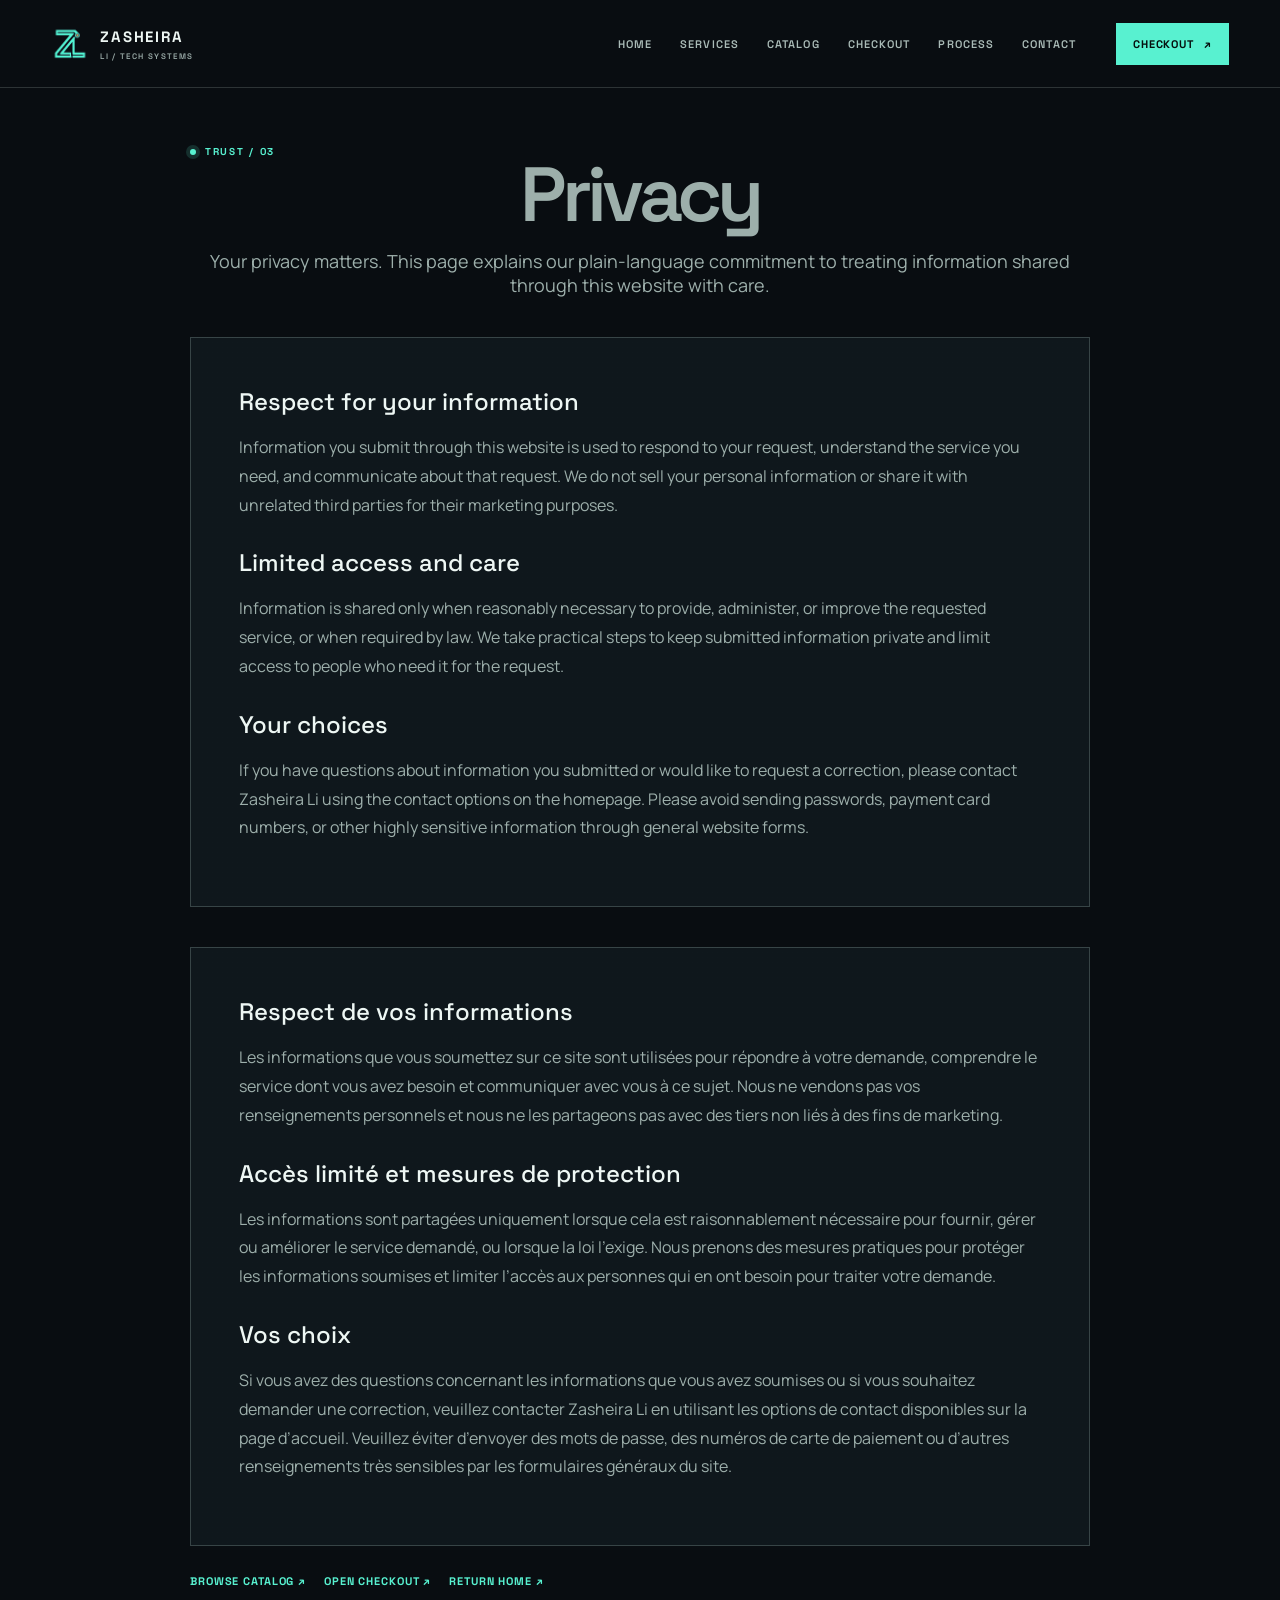
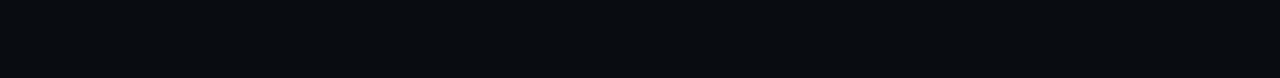
<file: privacy.html>
<!doctype html>
<html lang="en">
<head>
<meta charset="UTF-8"><meta name="viewport" content="width=device-width, initial-scale=1.0"><meta name="description" content="Learn how Zasheira Li respects and protects information shared through this website."><meta name="theme-color" content="#090d11"><link rel="icon" type="image/png" href="images/zl-logo.png"><link rel="preconnect" href="https://fonts.googleapis.com"><link rel="preconnect" href="https://fonts.gstatic.com" crossorigin><link href="https://fonts.googleapis.com/css2?family=Manrope:wght@400;500;600;700&family=Space+Grotesk:wght@400;500;600;700&display=swap" rel="stylesheet"><link rel="stylesheet" href="styles.css"><title>Privacy | Zasheira Li</title><style>
.info-page{min-height:100vh;padding:145px 25px 90px}.info-wrap{max-width:900px;margin:0 auto}.info-wrap h1{margin:0 0 16px;font:600 clamp(42px,6vw,78px)/.95 var(--heading);letter-spacing:-.06em}.info-intro{max-width:680px;margin:0 0 42px;color:var(--muted);font-size:17px;line-height:1.7}.info-card{padding:clamp(24px,5vw,48px);border:1px solid var(--line);background:var(--panel)}.info-card h2{margin:28px 0 10px;color:var(--text);font:500 24px var(--heading)}.info-card h2:first-child{margin-top:0}.info-card p,.info-card li{color:var(--muted);line-height:1.8}.info-card ul{padding-left:20px}.info-footer{display:flex;flex-wrap:wrap;gap:18px;margin-top:28px;color:var(--aqua);font:700 11px var(--heading);letter-spacing:.08em;text-transform:uppercase} .privacy { text-align: center; font-size: 18px; color: var(--muted); margin-bottom: 40px; }
</style>
</head>

<body>
<main class="site-shell info-page" id="top">
<div class="ambient-noise" aria-hidden="true"></div>

<header class="site-header">
<a href="index.html#top" class="brand" aria-label="Return to homepage">
<img src="images/zl-logo.png" alt="ZL logo">
<span><strong>ZASHEIRA</strong><small>LI / TECH SYSTEMS</small></span>
</a>

<nav class="desktop-nav" aria-label="Primary navigation">
<a href="index.html#top">Home</a>
<a href="index.html#services">Services</a>
<a href="catalog.html">Catalog</a>
<a href="checkout.html">Checkout</a>
<a href="index.html#process">Process</a>
<a href="index.html#contact">Contact</a>
</nav>

<a href="checkout.html" class="header-cta">Checkout <b>↗</b></a>
<button class="menu-button" aria-label="Toggle menu" aria-expanded="false">☰</button>
</header>

<nav class="mobile-nav" aria-label="Mobile navigation">
<a href="index.html#top">Home</a>
<a href="index.html#services">Services</a>
<a href="catalog.html">Catalog</a>
<a href="checkout.html">Checkout</a>
<a href="index.html#process">Process</a>
<a href="index.html#contact">Contact</a>
</nav>

<div class="info-wrap">
<div class="eyebrow"><i></i>Trust / 03</div>
<h1 class="privacy">Privacy</h1>

<p class="privacy">Your privacy matters. This page explains our plain-language commitment to treating information shared through this website with care.</p>

<!-- ⭐ ENGLISH VERSION ⭐ -->
<article class="info-card">
<h2>Respect for your information</h2>
<p>Information you submit through this website is used to respond to your request, understand the service you need, and communicate about that request. We do not sell your personal information or share it with unrelated third parties for their marketing purposes.</p>

<h2>Limited access and care</h2>
<p>Information is shared only when reasonably necessary to provide, administer, or improve the requested service, or when required by law. We take practical steps to keep submitted information private and limit access to people who need it for the request.</p>

<h2>Your choices</h2>
<p>If you have questions about information you submitted or would like to request a correction, please contact Zasheira Li using the contact options on the homepage. Please avoid sending passwords, payment card numbers, or other highly sensitive information through general website forms.</p>
</article>

<!-- ⭐ FRENCH VERSION ⭐ -->
<article class="info-card" style="margin-top:40px">
<h2>Respect de vos informations</h2>
<p>Les informations que vous soumettez sur ce site sont utilisées pour répondre à votre demande, comprendre le service dont vous avez besoin et communiquer avec vous à ce sujet. Nous ne vendons pas vos renseignements personnels et nous ne les partageons pas avec des tiers non liés à des fins de marketing.</p>

<h2>Accès limité et mesures de protection</h2>
<p>Les informations sont partagées uniquement lorsque cela est raisonnablement nécessaire pour fournir, gérer ou améliorer le service demandé, ou lorsque la loi l’exige. Nous prenons des mesures pratiques pour protéger les informations soumises et limiter l’accès aux personnes qui en ont besoin pour traiter votre demande.</p>

<h2>Vos choix</h2>
<p>Si vous avez des questions concernant les informations que vous avez soumises ou si vous souhaitez demander une correction, veuillez contacter Zasheira Li en utilisant les options de contact disponibles sur la page d’accueil. Veuillez éviter d’envoyer des mots de passe, des numéros de carte de paiement ou d’autres renseignements très sensibles par les formulaires généraux du site.</p>
</article>

<div class="info-footer">
<a href="catalog.html">Browse catalog ↗</a>
<a href="checkout.html">Open checkout ↗</a>
<a href="index.html#top">Return home ↗</a>
</div>

</div>
</main>

<script>
const menuButton=document.querySelector('.menu-button');
const mobileNav=document.querySelector('.mobile-nav');
menuButton?.addEventListener('click',()=>{
const open=mobileNav.classList.toggle('open');
menuButton.setAttribute('aria-expanded',String(open));
menuButton.textContent=open?'×':'☰';
});
mobileNav?.querySelectorAll('a').forEach(link=>link.addEventListener('click',()=>{
mobileNav.classList.remove('open');
menuButton.setAttribute('aria-expanded','false');
menuButton.textContent='☰';
}));
</script>

</body>
</html>
</file>
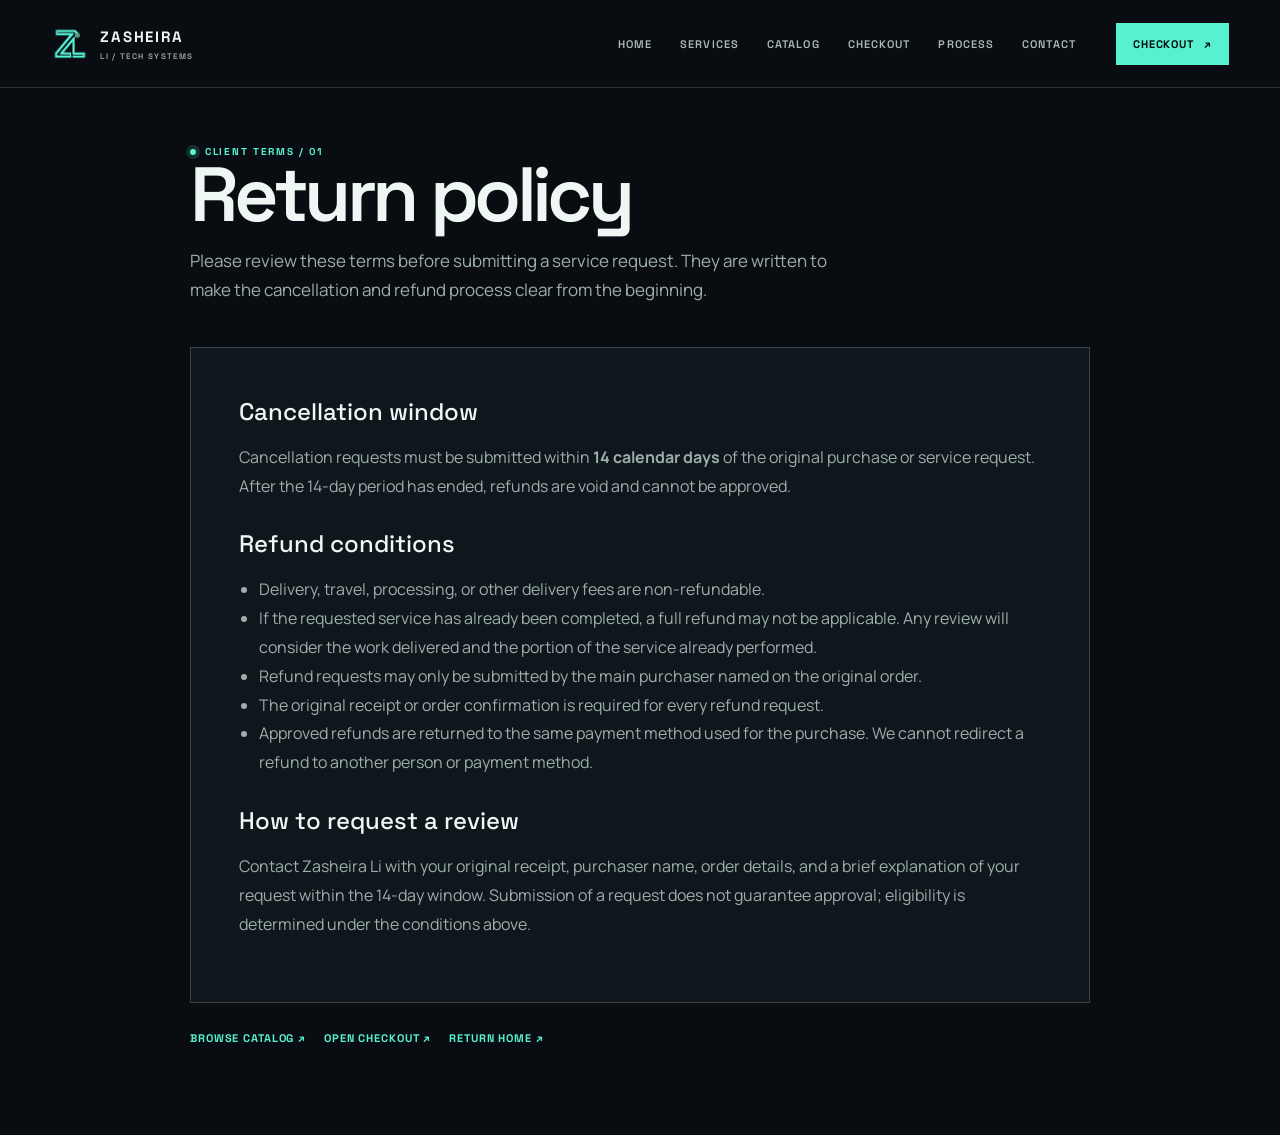
<file: return-policy.html>
<!doctype html>
<html lang="en">
<head>
<meta charset="UTF-8"><meta name="viewport" content="width=device-width, initial-scale=1.0"><meta name="description" content="Review cancellation and refund terms for Zasheira Li services."><meta name="theme-color" content="#090d11"><link rel="icon" type="image/png" href="images/zl-logo.png"><link rel="preconnect" href="https://fonts.googleapis.com"><link rel="preconnect" href="https://fonts.gstatic.com" crossorigin><link href="https://fonts.googleapis.com/css2?family=Manrope:wght@400;500;600;700&family=Space+Grotesk:wght@400;500;600;700&display=swap" rel="stylesheet"><link rel="stylesheet" href="styles.css"><title>Return policy | Zasheira Li</title><style>
.info-page{min-height:100vh;padding:145px 25px 90px}.info-wrap{max-width:900px;margin:0 auto}.info-wrap h1{margin:0 0 16px;font:600 clamp(42px,6vw,78px)/.95 var(--heading);letter-spacing:-.06em}.info-intro{max-width:680px;margin:0 0 42px;color:var(--muted);font-size:17px;line-height:1.7}.info-card{padding:clamp(24px,5vw,48px);border:1px solid var(--line);background:var(--panel)}.info-card h2{margin:28px 0 10px;color:var(--text);font:500 24px var(--heading)}.info-card h2:first-child{margin-top:0}.info-card p,.info-card li{color:var(--muted);line-height:1.8}.info-card ul{padding-left:20px}.info-footer{display:flex;flex-wrap:wrap;gap:18px;margin-top:28px;color:var(--aqua);font:700 11px var(--heading);letter-spacing:.08em;text-transform:uppercase}@media(max-width:780px){.info-page{padding-top:110px}}</style>
</head>
<body><main class="site-shell info-page" id="top"><div class="ambient-noise" aria-hidden="true"></div><header class="site-header"><a href="index.html#top" class="brand" aria-label="Return to homepage"><img src="images/zl-logo.png" alt="ZL logo"><span><strong>ZASHEIRA</strong><small>LI / TECH SYSTEMS</small></span></a><nav class="desktop-nav" aria-label="Primary navigation"><a href="index.html#top">Home</a><a href="index.html#services">Services</a><a href="catalog.html">Catalog</a><a href="checkout.html">Checkout</a><a href="index.html#process">Process</a><a href="index.html#contact">Contact</a></nav><a href="checkout.html" class="header-cta">Checkout <b>↗</b></a><button class="menu-button" aria-label="Toggle menu" aria-expanded="false">☰</button></header><nav class="mobile-nav" aria-label="Mobile navigation"><a href="index.html#top">Home</a><a href="index.html#services">Services</a><a href="catalog.html">Catalog</a><a href="checkout.html">Checkout</a><a href="index.html#process">Process</a><a href="index.html#contact">Contact</a></nav><div class="info-wrap"><div class="eyebrow"><i></i>Client terms / 01</div><h1>Return policy</h1><p class="info-intro">Please review these terms before submitting a service request. They are written to make the cancellation and refund process clear from the beginning.</p><article class="info-card"><h2>Cancellation window</h2><p>Cancellation requests must be submitted within <strong>14 calendar days</strong> of the original purchase or service request. After the 14-day period has ended, refunds are void and cannot be approved.</p><h2>Refund conditions</h2><ul><li>Delivery, travel, processing, or other delivery fees are non-refundable.</li><li>If the requested service has already been completed, a full refund may not be applicable. Any review will consider the work delivered and the portion of the service already performed.</li><li>Refund requests may only be submitted by the main purchaser named on the original order.</li><li>The original receipt or order confirmation is required for every refund request.</li><li>Approved refunds are returned to the same payment method used for the purchase. We cannot redirect a refund to another person or payment method.</li></ul><h2>How to request a review</h2><p>Contact Zasheira Li with your original receipt, purchaser name, order details, and a brief explanation of your request within the 14-day window. Submission of a request does not guarantee approval; eligibility is determined under the conditions above.</p></article><div class="info-footer"><a href="catalog.html">Browse catalog ↗</a><a href="checkout.html">Open checkout ↗</a><a href="index.html#top">Return home ↗</a></div></div></main><script>const menuButton=document.querySelector('.menu-button');const mobileNav=document.querySelector('.mobile-nav');menuButton?.addEventListener('click',()=>{const open=mobileNav.classList.toggle('open');menuButton.setAttribute('aria-expanded',String(open));menuButton.textContent=open?'×':'☰';});mobileNav?.querySelectorAll('a').forEach(link=>link.addEventListener('click',()=>{mobileNav.classList.remove('open');menuButton.setAttribute('aria-expanded','false');menuButton.textContent='☰';}));</script></body></html>
</file>
<file: styles.css>
/* =========================================================
   ZASHEIRA LI — SIGNAL WORKSHOP
   Standalone stylesheet
   ========================================================= */

/* ---------------------------------------------------------
   1. DESIGN TOKENS AND BASE RULES
   --------------------------------------------------------- */
:root {
  --aqua: #58f1d0;
  --aqua-light: #8affdf;
  --brass: #d8b477;
  --ink: #090d11;
  --panel: #0f171c;
  --panel-raised: #18242a;
  --text: #eef7f4;
  --muted: #9dafab;
  --line: rgba(174, 203, 196, 0.25);
  --heading: "Space Grotesk", Arial, sans-serif;
  --body: "Manrope", Arial, sans-serif;
}

* {
  box-sizing: border-box;
}

html {
  scroll-behavior: smooth;
  background: var(--ink);
}

body {
  margin: 0;
  background: var(--ink);
  color: var(--text);
  font-family: var(--body);
}

a {
  color: inherit;
  text-decoration: none;
}

button,
input,
textarea {
  font: inherit;
}

button {
  cursor: pointer;
}

button:focus-visible,
a:focus-visible,
input:focus-visible,
textarea:focus-visible {
  outline: 2px solid var(--aqua);
  outline-offset: 3px;
}

.site-shell {
  position: relative;
  overflow: hidden;
  background: var(--ink);
}

.ambient-noise {
  position: absolute;
  z-index: 10;
  inset: 0;
  pointer-events: none;
  opacity: 0.16;
  background-image: radial-gradient(rgba(255, 255, 255, 0.23) 0.5px, transparent 0.6px);
  background-size: 5px 5px;
  mix-blend-mode: soft-light;
}

/* ---------------------------------------------------------
   2. REUSABLE TYPE, BUTTON, AND SYSTEM COMPONENTS
   --------------------------------------------------------- */
.eyebrow,
.section-kicker,
.focus-status {
  display: flex;
  align-items: center;
  gap: 9px;
  color: var(--aqua);
  font: 700 10px var(--heading);
  letter-spacing: 0.17em;
  text-transform: uppercase;
}

.section-kicker img {
  width: 18px;
  height: 18px;
  object-fit: contain;
}

.section-rule {
  position: absolute;
  top: 0;
  left: clamp(25px, 4vw, 70px);
  width: 95px;
  height: 1px;
  background: linear-gradient(90deg, var(--aqua), transparent);
  box-shadow: 0 0 0 3px rgba(88, 241, 208, 0.14);
}

.section-code {
  position: absolute;
  top: 32px;
  right: clamp(25px, 4vw, 70px);
  color: rgba(138, 167, 159, 0.48);
  font: 700 8px var(--heading);
  letter-spacing: 0.14em;
}

.section-code.bottom {
  top: auto;
  bottom: 29px;
}

.signal-button,
.header-cta {
  display: inline-flex;
  align-items: center;
  justify-content: center;
  gap: 10px;
  padding: 14px 17px;
  border: 0;
  background: var(--aqua);
  color: #06100f;
  font: 700 11px var(--heading);
  letter-spacing: 0.08em;
  text-transform: uppercase;
  transition: transform 160ms cubic-bezier(0.23, 1, 0.32, 1), background 160ms ease;
}

.signal-button:hover,
.header-cta:hover {
  transform: translateY(-2px);
  background: var(--aqua-light);
}

.signal-button:active,
.header-cta:active {
  transform: scale(0.97);
}

/* ---------------------------------------------------------
   3. FIXED SYSTEM RAIL AND SITE HEADER
   --------------------------------------------------------- */
.system-rail {
  position: fixed;
  z-index: 20;
  top: 50%;
  left: 14px;
  display: flex;
  flex-direction: column;
  align-items: center;
  gap: 10px;
  transform: translateY(-50%);
  pointer-events: none;
  mix-blend-mode: screen;
}

.system-rail span {
  color: #89a09c;
  font: 700 7px/1 var(--heading);
  letter-spacing: 0.13em;
  writing-mode: vertical-rl;
}

.system-rail span:last-child {
  color: var(--brass);
}

.system-rail i {
  width: 1px;
  height: 65px;
  background: linear-gradient(var(--aqua), transparent);
}

.system-rail b {
  width: 8px;
  height: 8px;
  border: 1px solid var(--brass);
  border-radius: 50%;
  box-shadow: 0 0 0 4px rgba(216, 180, 119, 0.07);
}

.site-header {
  position: absolute;
  z-index: 30;
  inset: 0 0 auto;
  display: flex;
  align-items: center;
  height: 88px;
  padding: 20px clamp(25px, 4vw, 70px);
  border-bottom: 1px solid rgba(228, 247, 241, 0.16);
}

.brand {
  display: flex;
  align-items: center;
  gap: 11px;
}

.brand img {
  width: 58px;
  height: 58px;
  margin: -10px;
}

.brand span {
  display: grid;
  gap: 5px;
  line-height: 1;
}

.brand strong {
  font: 700 15px var(--heading);
  letter-spacing: 0.12em;
}

.brand small {
  color: #9aaba8;
  font: 600 8px var(--heading);
  letter-spacing: 0.17em;
}

.desktop-nav {
  display: flex;
  gap: 28px;
  margin-right: 40px;
  margin-left: auto;
}

.desktop-nav a {
  padding: 8px 0;
  color: #aabbb7;
  font: 600 11px var(--heading);
  letter-spacing: 0.1em;
  text-transform: uppercase;
}

.desktop-nav a:hover,
.desktop-nav a.active {
  color: var(--aqua);
}

.desktop-nav a.active::after {
  display: block;
  width: 4px;
  height: 4px;
  margin: 6px auto -10px;
  border-radius: 50%;
  background: var(--aqua);
  content: "";
}

.menu-button,
.mobile-nav {
  display: none;
}

/* ---------------------------------------------------------
   4. HERO SECTION
   --------------------------------------------------------- */
.hero-section {
  position: relative;
  display: flex;
  align-items: center;
  min-height: 780px;
  padding: 195px clamp(25px, 9vw, 145px) 80px;
  isolation: isolate;
  overflow: hidden;
}

.hero-visual,
.hero-visual div,
.hero-grid {
  position: absolute;
  inset: 0;
}

.hero-visual {
  z-index: -3;
}

.hero-visual img {
  width: 100%;
  height: 100%;
  object-fit: cover;
  object-position: center;
}

.hero-visual div {
  background:
    linear-gradient(90deg, #090d11 0%, rgba(9, 13, 17, 0.91) 26%, rgba(9, 13, 17, 0.5) 57%, rgba(9, 13, 17, 0.08)),
    linear-gradient(0deg, rgba(9, 13, 17, 0.78), transparent 45%);
}

.hero-grid {
  z-index: -1;
  opacity: 0.32;
  background:
    linear-gradient(rgba(91, 163, 149, 0.11) 1px, transparent 1px),
    linear-gradient(90deg, rgba(91, 163, 149, 0.11) 1px, transparent 1px);
  background-size: 9.09% 14.28%;
  mask-image: linear-gradient(90deg, #000, transparent 70%);
}

.hero-copy {
  z-index: 2;
  max-width: 700px;
}

.eyebrow i {
  width: 6px;
  height: 6px;
  border-radius: 50%;
  background: var(--aqua);
  box-shadow: 0 0 0 4px rgba(88, 241, 208, 0.15);
}

.hero-copy h1,
.section-intro h2,
.process-head h2,
.contact-copy h2 {
  margin: 24px 0;
  font: 600 clamp(48px, 6.3vw, 100px) / 0.93 var(--heading);
  letter-spacing: -0.075em;
}

.hero-copy h1 em,
.section-intro em,
.process-head em,
.contact-copy em {
  display: block;
  color: var(--aqua);
  font-style: normal;
  font-weight: 400;
}

.hero-copy p {
  max-width: 475px;
  color: #bacbc6;
  font-size: 16px;
  line-height: 1.75;
}

.hero-actions {
  display: flex;
  align-items: center;
  gap: 27px;
  margin-top: 37px;
}

.text-button {
  color: #d8e5e2;
  font: 700 11px var(--heading);
  letter-spacing: 0.1em;
  text-transform: uppercase;
}

.text-button:hover {
  color: var(--aqua);
}

.hero-ring {
  position: absolute;
  z-index: 2;
  top: 190px;
  right: clamp(-70px, 9vw, 120px);
  width: clamp(290px, 35vw, 540px);
  height: clamp(290px, 35vw, 540px);
  border: 1px solid rgba(88, 241, 208, 0.48);
  border-radius: 50%;
  box-shadow: inset 0 0 0 35px rgba(9, 17, 19, 0.09), 0 0 70px rgba(88, 241, 208, 0.06);
  transition: transform 500ms cubic-bezier(0.23, 1, 0.32, 1);
}

.hero-ring::before,
.hero-ring::after {
  position: absolute;
  inset: 7%;
  border: 1px solid rgba(210, 234, 227, 0.23);
  border-radius: 50%;
  content: "";
}

.hero-ring::after {
  inset: 20%;
  border-style: dashed;
  animation: spin 18s linear infinite;
}

.ring-core {
  position: absolute;
  inset: 40%;
  display: grid;
  place-items: center;
  border: 1px solid rgba(216, 180, 119, 0.66);
  border-radius: 50%;
  background: rgba(9, 16, 18, 0.48);
}

.ring-core img {
  width: 106%;
  height: 106%;
}

.label-top,
.label-right {
  position: absolute;
  color: #c4d4d0;
  font: 700 9px var(--heading);
  letter-spacing: 0.14em;
}

.label-top {
  top: 10%;
  left: 12%;
}

.label-right {
  top: 52%;
  right: 5%;
  writing-mode: vertical-rl;
}

.tick {
  position: absolute;
  width: 12px;
  height: 12px;
  border: 2px solid var(--aqua);
  background: #091012;
  transform: rotate(45deg);
}

.tick.one { top: 12%; right: 10%; }
.tick.two { bottom: 14%; left: -6px; border-color: var(--brass); }
.tick.three { right: 11%; bottom: 19%; width: 7px; height: 7px; border: 0; border-radius: 50%; background: var(--aqua); }

.hero-status {
  position: absolute;
  z-index: 3;
  bottom: 36px;
  left: clamp(25px, 4vw, 70px);
  display: flex;
  align-items: center;
  gap: 10px;
  color: #afc1bd;
  font-size: 11px;
}

.hero-status > b {
  display: grid;
  place-items: center;
  width: 36px;
  height: 36px;
  border: 1px solid rgba(88, 241, 208, 0.54);
  color: var(--aqua);
}

.hero-status span {
  display: grid;
  gap: 2px;
}

.hero-status strong { color: white; }
.hero-status small { font-size: 10px; }

.hero-index {
  position: absolute;
  right: clamp(25px, 4vw, 70px);
  bottom: 39px;
  display: grid;
  gap: 4px;
  color: #8ca19d;
  font: 700 9px var(--heading);
  letter-spacing: 0.14em;
  text-align: right;
}

.hero-index strong {
  color: #e9f3f1;
  font-size: 12px;
}

/* ---------------------------------------------------------
   5. OPERATING PRINCIPLE STRIP
   --------------------------------------------------------- */
.intro-strip {
  display: grid;
  grid-template-columns: 1fr minmax(300px, 2.3fr) 80px;
  align-items: center;
  gap: 34px;
  min-height: 180px;
  padding: 38px clamp(25px, 9vw, 145px);
  border-block: 1px solid #d7dfdc;
  background: linear-gradient(115deg, #aebbb8, #7f9693);
  color: #11201f;
}

.intro-strip > span {
  color: #294842;
  font: 700 10px var(--heading);
  letter-spacing: 0.14em;
}

.intro-strip p {
  max-width: 715px;
  margin: 0;
  font: 500 clamp(19px, 2.2vw, 30px) / 1.35 var(--heading);
  letter-spacing: -0.035em;
}

.intro-strip > b {
  display: grid;
  place-items: center;
  justify-self: end;
  width: 54px;
  height: 54px;
  border: 1px solid #7d5733;
}

.strip-logo {
  display: none;
  width: 46px;
  height: 46px;
  object-fit: contain;
}

/* ---------------------------------------------------------
   6. SERVICE MODULES
   --------------------------------------------------------- */
.services-section {
  position: relative;
  padding: 120px clamp(25px, 9vw, 145px) 135px;
  background: var(--panel);
}

.section-intro {
  display: grid;
  grid-template-columns: 1.7fr 0.7fr;
  align-items: end;
  gap: 80px;
  margin-bottom: 68px;
}

.section-intro h2,
.process-head h2 {
  margin-bottom: 0;
  font-size: clamp(42px, 4.8vw, 75px);
}

.section-intro p {
  margin: 0 0 10px;
  color: #9eb0ad;
  font-size: 14px;
  line-height: 1.7;
}

.service-layout {
  display: grid;
  grid-template-columns: 1.15fr 0.85fr;
  gap: clamp(40px, 7vw, 110px);
}

.service-list {
  border-top: 1px solid var(--line);
}

.service-tab {
  display: grid;
  grid-template-columns: 55px 1fr 20px;
  align-items: center;
  width: 100%;
  padding: 26px 2px;
  border: 0;
  border-bottom: 1px solid var(--line);
  background: transparent;
  color: #eaf2ef;
  text-align: left;
  transition: padding 200ms ease, background 200ms ease;
}

.service-tab:hover,
.service-tab.selected {
  padding-left: 15px;
  background: rgba(88, 241, 208, 0.05);
}

.service-tab > span {
  color: #b99865;
  font: 600 11px var(--heading);
}

.service-tab strong {
  display: flex;
  align-items: center;
  gap: 16px;
  color: var(--aqua);
  font: 400 20px var(--heading);
}

.service-tab strong i {
  display: grid;
  gap: 6px;
  color: #eaf2ef;
  font-style: normal;
  font-weight: 500;
  letter-spacing: -0.04em;
}

.service-tab small {
  color: #8da09c;
  font: 400 12px var(--body);
  letter-spacing: 0;
}

.service-tab > b {
  color: #758781;
}

.service-focus {
  position: relative;
  min-height: 380px;
  padding: 35px;
  overflow: hidden;
  border: 1px solid rgba(174, 203, 196, 0.18);
  background: var(--panel-raised);
  clip-path: polygon(0 0, 100% 0, 100% 94%, 94% 100%, 0 100%);
}

.focus-logo {
  position: absolute;
  top: 23px;
  right: 23px;
  width: 44px;
  height: 44px;
  object-fit: contain;
  opacity: 0.82;
}

.focus-status {
  color: #96aaa5;
  font-size: 9px;
}

.focus-icon {
  display: block;
  margin: 55px 0 18px;
  color: var(--aqua);
  font: 400 43px var(--heading);
}

.service-focus h3 {
  margin: 0;
  color: #f0f8f5;
  font: 500 36px var(--heading);
  letter-spacing: -0.06em;
}

.service-focus p {
  max-width: 410px;
  color: #a6b7b4;
  font-size: 13px;
  line-height: 1.75;
}

.focus-tags {
  display: flex;
  flex-wrap: wrap;
  gap: 7px;
  margin-top: 21px;
}

.focus-tags span {
  padding: 6px 8px;
  border: 1px solid rgba(216, 180, 119, 0.55);
  color: #e2c894;
  font: 600 9px var(--heading);
  letter-spacing: 0.08em;
  text-transform: uppercase;
}

.service-focus > a {
  display: inline-block;
  margin-top: 30px;
  color: var(--aqua);
  font: 700 10px var(--heading);
  letter-spacing: 0.1em;
  text-transform: uppercase;
}

.focus-decoration {
  position: absolute;
  right: -58px;
  bottom: -60px;
  width: 210px;
  height: 210px;
  border: 1px solid rgba(88, 241, 208, 0.22);
  border-radius: 50%;
}

.focus-decoration i {
  position: absolute;
  inset: 16%;
  border: 1px solid rgba(88, 241, 208, 0.16);
  border-radius: 50%;
}

.focus-decoration i:nth-child(2) { inset: 34%; }
.focus-decoration i:nth-child(3) { inset: 51%; border: 0; background: var(--brass); }

/* ---------------------------------------------------------
   7. DIAGNOSTIC CONSOLE
   --------------------------------------------------------- */
.diagnostic-section {
  position: relative;
  display: grid;
  grid-template-columns: 1fr 1fr;
  min-height: 600px;
  background: #0b1115;
}

.diagnostic-image {
  min-height: 520px;
  overflow: hidden;
}

.diagnostic-image img {
  width: 100%;
  height: 100%;
  object-fit: cover;
  filter: saturate(0.8);
}

.diagnostic-console {
  padding: 95px clamp(25px, 7vw, 115px) 70px 60px;
}

.diagnostic-console h2 {
  margin: 19px 0;
  font: 600 clamp(35px, 3.5vw, 56px) / 0.98 var(--heading);
  letter-spacing: -0.06em;
}

.diagnostic-console > p {
  max-width: 520px;
  color: #95a8a4;
  font-size: 14px;
  line-height: 1.75;
}

.console-screen {
  max-width: 500px;
  margin-top: 30px;
  padding: 16px;
  border: 1px solid rgba(88, 241, 208, 0.26);
  background: rgba(14, 27, 31, 0.73);
}

.console-screen > div,
.console-screen p {
  display: flex;
  align-items: center;
  justify-content: space-between;
}

.console-screen > div {
  padding-bottom: 14px;
  border-bottom: 1px solid rgba(175, 211, 202, 0.16);
  color: #adbdba;
  font: 700 10px var(--heading);
  letter-spacing: 0.1em;
}

.console-screen > div b {
  padding: 4px 6px;
  background: var(--aqua);
  color: #0a1713;
  font-size: 8px;
}

.console-screen p {
  margin: 0;
  padding: 10px 0;
  border-bottom: 1px solid rgba(175, 211, 202, 0.1);
  color: #849590;
  font: 600 9px var(--heading);
  letter-spacing: 0.09em;
}

.console-screen p strong {
  color: var(--aqua);
  font-size: 9px;
}

.console-screen section {
  display: flex;
  gap: 4px;
  padding-top: 15px;
}

.console-screen section i {
  flex: 1;
  height: 3px;
  background: var(--aqua);
}

.console-screen section i:last-child {
  background: #314540;
}

.console-controls {
  display: flex;
  flex-wrap: wrap;
  gap: 8px;
  margin-top: 12px;
}

.console-controls button {
  padding: 9px 10px;
  border: 1px solid rgba(175, 211, 202, 0.26);
  background: transparent;
  color: #acbebb;
  font: 700 9px var(--heading);
  letter-spacing: 0.07em;
  text-transform: uppercase;
}

.console-controls button:hover,
.console-controls button.active-control {
  border-color: var(--aqua);
  background: var(--aqua);
  color: #071110;
}

/* ---------------------------------------------------------
   8. PROCESS SECTION
   --------------------------------------------------------- */
.process-section {
  position: relative;
  padding: 115px clamp(25px, 9vw, 145px) 130px;
  border-block: 1px solid #c7d1cf;
  background: linear-gradient(135deg, #667c7b, #9aa9a6 70%, #778e8b);
  color: #13201f;
}

.process-head {
  display: flex;
  align-items: flex-end;
  justify-content: space-between;
  gap: 30px;
}

.process-head .section-kicker { color: #244941; }
.process-head h2 { margin-top: 18px; }
.process-head h2 em { display: inline; color: #234e45; }

.process-head > p {
  margin: 0 0 10px;
  color: #274f47;
  font: 600 11px var(--heading);
}

.process-rail {
  display: grid;
  grid-template-columns: repeat(3, 1fr);
  margin-top: 65px;
  border-top: 1px solid #435d59;
}

.process-rail article {
  min-height: 210px;
  padding: 23px 28px 10px 0;
  border-right: 1px solid #617a76;
}

.process-rail article + article {
  padding-left: 28px;
}

.process-rail article:last-child { border: 0; }

.process-rail span {
  color: #2c4c47;
  font: 700 11px var(--heading);
  letter-spacing: 0.1em;
}

.process-rail span i {
  display: inline-block;
  width: 7px;
  height: 7px;
  margin-left: 12px;
  border: 1px solid #795630;
  border-radius: 50%;
  background: rgba(216, 180, 119, 0.24);
}

.process-rail h3 {
  margin: 44px 0 8px;
  font: 500 27px var(--heading);
  letter-spacing: -0.055em;
}

.process-rail p {
  max-width: 260px;
  margin: 0;
  color: #354f4a;
  font-size: 13px;
  line-height: 1.65;
}

/* ---------------------------------------------------------
   9. CONTACT AND INQUIRY FORM
   --------------------------------------------------------- */
.contact-section {
  position: relative;
  z-index: 0;
  display: grid;
  grid-template-columns: 1.1fr 0.9fr;
  align-items: center;
  gap: clamp(50px, 10vw, 160px);
  min-height: 650px;
  padding: 110px clamp(25px, 9vw, 145px);
  isolation: isolate;
}

.contact-bg,
.contact-shade {
  position: absolute;
  z-index: -2;
  inset: 0;
  width: 100%;
  height: 100%;
  object-fit: cover;
}

.contact-shade {
  z-index: -1;
  background: linear-gradient(90deg, rgba(8, 14, 17, 0.96), rgba(8, 14, 17, 0.78) 57%, rgba(8, 14, 17, 0.58));
}

.contact-copy h2 {
  font-size: clamp(45px, 5.4vw, 82px);
}

.contact-copy p {
  max-width: 455px;
  color: #a8bbb6;
  font-size: 15px;
  line-height: 1.75;
}

.contact-copy small {
  display: flex;
  align-items: center;
  gap: 7px;
  margin-top: 35px;
  color: #90a6a1;
  font: 600 10px var(--heading);
  letter-spacing: 0.1em;
}

.contact-copy small img {
  width: 17px;
  height: 17px;
  object-fit: contain;
}

.contact-copy small b { color: var(--aqua); }

.contact-form {
  position: relative;
  padding: 34px;
  border: 1px solid rgba(153, 205, 192, 0.28);
  background: rgba(16, 28, 33, 0.84);
  backdrop-filter: blur(12px);
  clip-path: polygon(0 0, 100% 0, 100% 93%, 93% 100%, 0 100%);
}

.contact-form::before {
  position: absolute;
  top: 23px;
  right: 23px;
  width: 7px;
  height: 7px;
  border: 1px solid var(--brass);
  transform: rotate(45deg);
  content: "";
}

.form-logo {
  position: absolute;
  top: 21px;
  right: 36px;
  width: 34px;
  height: 34px;
  object-fit: contain;
}

.contact-form label {
  display: grid;
  gap: 8px;
  margin-bottom: 18px;
  color: #a9bbb7;
  font: 700 9px var(--heading);
  letter-spacing: 0.13em;
  text-transform: uppercase;
}

.contact-form input,
.contact-form textarea {
  width: 100%;
  padding: 13px 14px;
  resize: vertical;
  border: 1px solid rgba(157, 195, 185, 0.24);
  border-radius: 0;
  background: rgba(7, 14, 17, 0.58);
  color: #e9f7f3;
  font: 400 13px var(--body);
}

.contact-form input::placeholder,
.contact-form textarea::placeholder {
  color: #637874;
}

.contact-form .signal-button {
  width: 100%;
}

.form-message {
  min-height: 18px;
  margin: 14px 0 0;
  color: #d5b87f;
  font-size: 11px;
  line-height: 1.55;
}

.form-message.success { color: #8ff4dc; }

/* ---------------------------------------------------------
   10. FOOTER
   --------------------------------------------------------- */
footer {
  position: relative;
  z-index: 2;
  display: flex;
  align-items: center;
  justify-content: space-between;
  gap: 25px;
  min-height: 100px;
  padding: 27px clamp(25px, 4vw, 70px);
  border-top: 1px solid rgba(157, 195, 185, 0.14);
  background: #071011;
  color: #91a6a0;
  font-size: 11px;
}

footer div {
  display: flex;
  align-items: center;
  gap: 10px;
  color: #cfddda;
  font: 700 10px var(--heading);
  letter-spacing: 0.13em;
}

footer img {
  width: 27px;
  height: 27px;
}

footer p { margin: 0; }

footer a {
  color: var(--aqua);
  font: 700 10px var(--heading);
  letter-spacing: 0.08em;
  text-transform: uppercase;
}

/* ---------------------------------------------------------
   11. MOTION
   --------------------------------------------------------- */
@keyframes spin {
  to { transform: rotate(360deg); }
}

/* ---------------------------------------------------------
   12. RESPONSIVE RULES
   --------------------------------------------------------- */
@media (max-width: 800px) {
  .system-rail,
  .desktop-nav,
  .header-cta {
    display: none;
  }

  .site-header {
    height: 73px;
    padding: 16px 20px;
  }

  .menu-button {
    display: grid;
    place-items: center;
    width: 39px;
    height: 39px;
    margin-left: auto;
    border: 1px solid rgba(194, 224, 217, 0.35);
    background: none;
    color: var(--aqua);
    font-size: 17px;
  }

  .mobile-nav {
    position: fixed;
    z-index: 25;
    top: 73px;
    right: 0;
    left: 0;
    padding: 13px 20px 18px;
    border-bottom: 1px solid rgba(194, 224, 217, 0.2);
    background: #0d1519;
  }

  .mobile-nav.open { display: grid; }

  .mobile-nav a {
    padding: 12px 4px;
    color: #dcebe7;
    font: 700 12px var(--heading);
    letter-spacing: 0.1em;
    text-transform: uppercase;
  }

  .hero-section {
    align-items: flex-start;
    min-height: 740px;
    padding: 165px 24px 120px;
  }

  .hero-visual img { object-position: 62% center; }

  .hero-visual div {
    background:
      linear-gradient(90deg, rgba(9, 13, 17, 0.96), rgba(9, 13, 17, 0.78) 68%, rgba(9, 13, 17, 0.22)),
      linear-gradient(0deg, #090d11, transparent 35%);
  }

  .hero-copy h1 { font-size: clamp(48px, 14vw, 77px); }
  .hero-copy p { max-width: 370px; font-size: 14px; }

  .hero-actions {
    flex-direction: column;
    align-items: flex-start;
    gap: 15px;
  }

  .hero-ring {
    top: auto;
    right: -113px;
    bottom: 106px;
    width: 270px;
    height: 270px;
    opacity: 0.7;
  }

  .hero-status {
    bottom: 27px;
    left: 24px;
    max-width: 250px;
  }

  .hero-index {
    right: 24px;
    bottom: 29px;
  }

  .intro-strip {
    grid-template-columns: 1fr 45px;
    gap: 18px;
    padding: 32px 24px;
  }

  .intro-strip > span { grid-column: 1 / -1; }
  .intro-strip p { font-size: 19px; }

  .intro-strip > b {
    grid-column: 2;
    grid-row: 2;
    width: 44px;
    height: 44px;
  }

  .strip-logo {
    display: block;
    grid-column: 1;
    grid-row: 2;
  }

  .services-section,
  .process-section {
    padding: 80px 24px;
  }

  .section-intro {
    grid-template-columns: 1fr;
    gap: 16px;
    margin-bottom: 42px;
  }

  .section-intro h2,
  .process-head h2 {
    font-size: 43px;
  }

  .service-layout { grid-template-columns: 1fr; gap: 31px; }

  .service-tab {
    grid-template-columns: 42px 1fr 20px;
    padding: 20px 0;
  }

  .service-tab strong { gap: 11px; font-size: 18px; }
  .service-tab small { font-size: 11px; }
  .service-focus { min-height: 350px; padding: 28px; }

  .diagnostic-section { grid-template-columns: 1fr; }

  .diagnostic-image {
    min-height: 280px;
    max-height: 340px;
  }

  .diagnostic-console { padding: 64px 24px; }

  .process-head { display: grid; }
  .process-head > p { margin: 0; }

  .process-rail {
    grid-template-columns: 1fr;
    margin-top: 45px;
  }

  .process-rail article,
  .process-rail article + article {
    min-height: 0;
    padding: 22px 0;
    border-right: 0;
    border-bottom: 1px solid #506866;
  }

  .process-rail article:last-child { border-bottom: 0; }
  .process-rail h3 { margin: 20px 0 7px; }

  .contact-section {
    grid-template-columns: 1fr;
    gap: 42px;
    padding: 82px 24px;
  }

  .contact-copy h2 { font-size: 55px; }
  .contact-form { padding: 25px; }

  .section-code {
    right: 24px;
    font-size: 7px;
  }

  footer {
    flex-direction: column;
    align-items: flex-start;
    gap: 14px;
    padding: 28px 24px;
  }

  footer p { order: 3; }

  footer a {
    position: absolute;
    top: 32px;
    right: 20px;
  }
}

/* ---------------------------------------------------------
   13. REDUCED MOTION PREFERENCE
   --------------------------------------------------------- */
@media (prefers-reduced-motion: reduce) {
  html { scroll-behavior: auto; }

  .hero-ring,
  .header-cta,
  .signal-button,
  .service-tab {
    transition: none;
  }

  .hero-ring::after {
    animation: none;
  }
}

/* Shared additions for catalog and informational pages */
.catalog-actions{display:flex;align-items:center;justify-content:center;flex-wrap:wrap;gap:16px;margin:24px 25px 0}.catalog-count{color:var(--muted);font:700 10px var(--heading);letter-spacing:.1em;text-transform:uppercase}.footer-links{display:flex;flex-wrap:wrap;justify-content:flex-end;gap:16px}.footer-links a:hover{color:var(--aqua)}.checkout-policy-bar{display:flex;align-items:center;justify-content:center;flex-wrap:wrap;gap:22px;margin:28px 0 0;padding:18px 22px;border:1px solid var(--line);background:rgba(15,23,28,.72);color:var(--muted);font:700 10px var(--heading);letter-spacing:.1em;text-transform:uppercase}.checkout-policy-bar span{color:var(--brass)}.checkout-policy-bar a:hover{color:var(--aqua)}
@media (max-width: 980px){.desktop-nav{gap:16px;margin-right:20px}.desktop-nav a{font-size:10px}.header-cta{padding:12px 13px}}
@media (max-width: 760px){.footer-links{justify-content:flex-start;margin-top:12px}.catalog-actions{margin-bottom:10px}.checkout-policy-bar{align-items:flex-start;flex-direction:column;gap:12px}}
</file>
